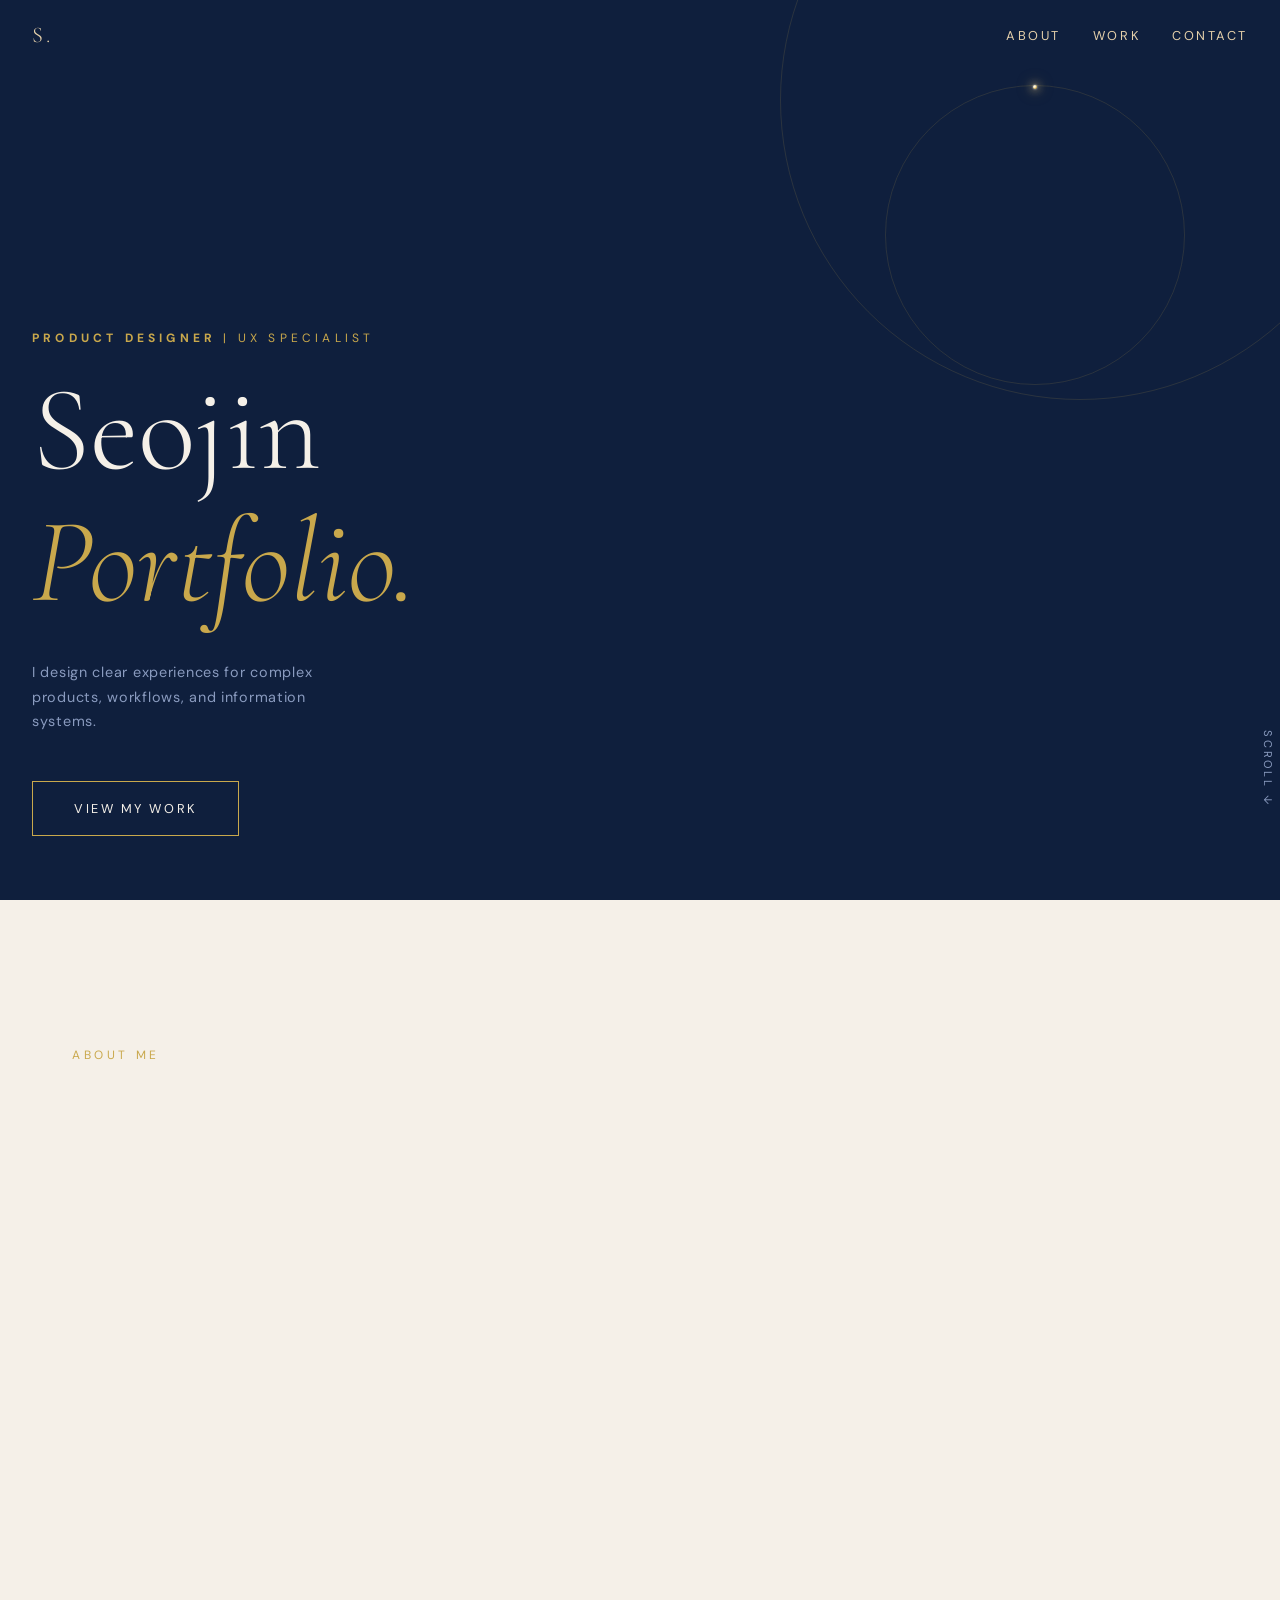
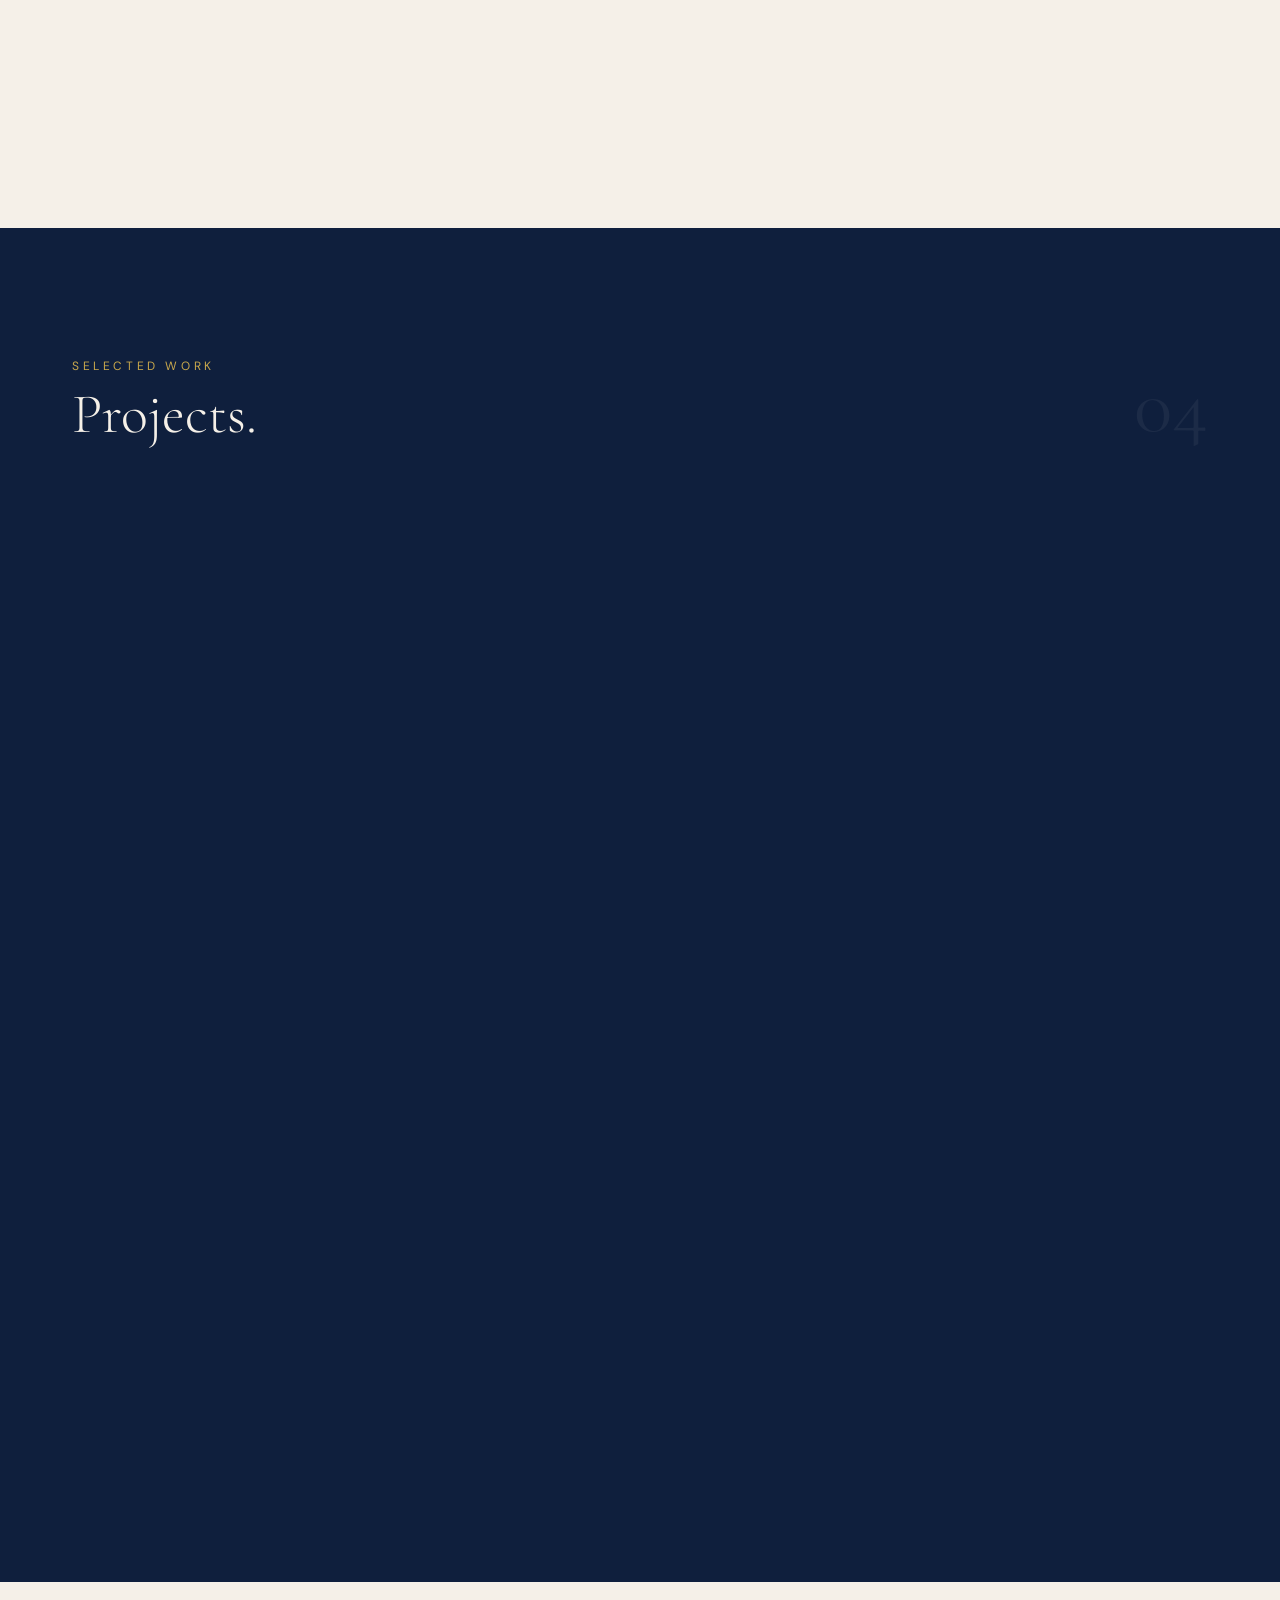
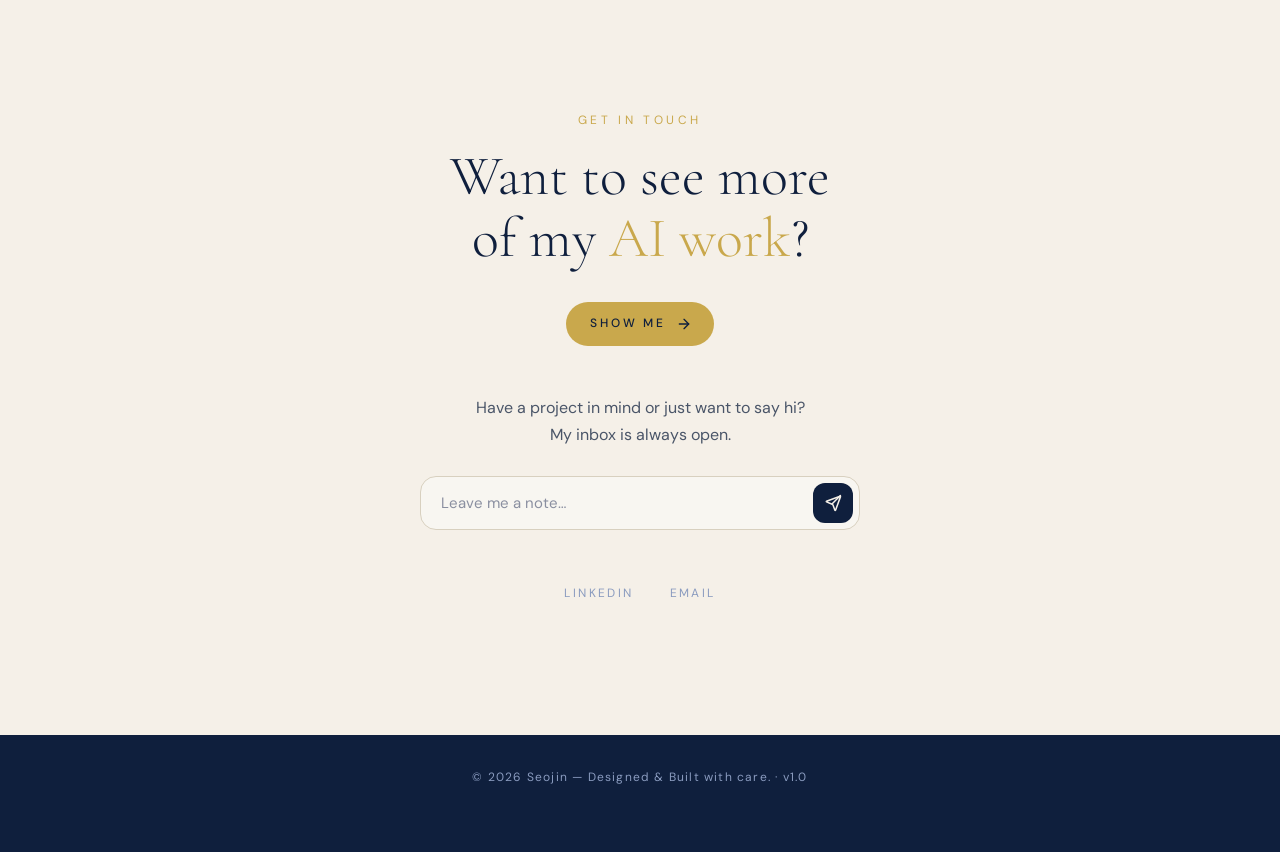
<file: index.html>
<!DOCTYPE html>
<html lang="en">

<head>
  <meta charset="UTF-8" />
  <meta name="viewport" content="width=device-width, initial-scale=1.0" />
  <title>Seojin UX Portfolio — UX Designer & Product Designer</title>
  <meta name="description" content="Seojin's UX portfolio. UX designer and product designer working on enterprise systems, dashboards, and complex workflows: UX research, information architecture, and interaction design case studies." />
  <meta name="author" content="Seojin" />
  <link rel="canonical" href="https://seojin-ux.netlify.app/" />

  <meta property="og:type" content="website" />
  <meta property="og:site_name" content="Seojin UX Portfolio" />
  <meta property="og:title" content="Seojin UX Portfolio — UX Designer & Product Designer" />
  <meta property="og:description" content="UX design case studies: enterprise dashboards, ERP workflows, and an LMS redesign." />
  <meta property="og:url" content="https://seojin-ux.netlify.app/" />
  <meta property="og:image" content="https://seojin-ux.netlify.app/images/reading-main-output.png" />
  <meta name="twitter:card" content="summary_large_image" />

  <script type="application/ld+json">
  {
    "@context": "https://schema.org",
    "@graph": [
      {
        "@type": "Person",
        "@id": "https://seojin-ux.netlify.app/#seojin",
        "name": "Seojin",
        "alternateName": ["Seojin UX", "Seojin UX Designer"],
        "jobTitle": "UX Designer",
        "description": "UX designer and product designer specializing in enterprise systems, dashboards, and complex workflows.",
        "url": "https://seojin-ux.netlify.app/",
        "image": "https://seojin-ux.netlify.app/images/about.JPG",
        "sameAs": ["https://linkedin.com/in/seojin10"],
        "alumniOf": { "@type": "CollegeOrUniversity", "name": "Algonquin College" },
        "knowsAbout": ["UX Design", "Product Design", "UX Research", "Information Architecture", "Interaction Design", "Human-AI Interaction", "Data Visualization", "Accessibility"]
      },
      {
        "@type": "WebSite",
        "@id": "https://seojin-ux.netlify.app/#site",
        "name": "Seojin UX Portfolio",
        "alternateName": ["Seojin Portfolio", "Seojin UX"],
        "url": "https://seojin-ux.netlify.app/",
        "author": { "@id": "https://seojin-ux.netlify.app/#seojin" }
      }
    ]
  }
  </script>

  <!-- Owner opt-out: visit /?notrack once to stop counting your own visits on that browser; /?track to undo -->
  <script>
    (function () {
      try {
        var q = location.search;
        if (/[?&]notrack\b/.test(q)) localStorage.setItem("ga_optout", "1");
        if (/[?&]track\b/.test(q)) localStorage.removeItem("ga_optout");
        if (localStorage.getItem("ga_optout") === "1") window["ga-disable-G-K5HSEE2TSD"] = true;
      } catch (e) {}
    })();
  </script>
  <!-- Google tag (gtag.js) -->
  <script async src="https://www.googletagmanager.com/gtag/js?id=G-K5HSEE2TSD"></script>
  <script>
    window.dataLayer = window.dataLayer || [];
    function gtag(){dataLayer.push(arguments);}
    gtag('js', new Date());
    gtag('config', 'G-K5HSEE2TSD');
  </script>

  <link rel="icon" type="image/png" href="favicon.png">
  <link rel="apple-touch-icon" href="favicon.png">
  <link rel="preconnect" href="https://fonts.googleapis.com" />
  <link rel="preconnect" href="https://fonts.gstatic.com" crossorigin />
  <link href="https://fonts.googleapis.com/css2?family=Cormorant+Garamond:ital,wght@0,300;0,400;1,300;1,400&family=DM+Sans:wght@300;400;500&family=Newsreader:opsz,wght@6..72,500&display=swap" rel="stylesheet" />

  <link rel="stylesheet" href="css/normalize.css" />
  <link rel="stylesheet" href="css/styles.css" />
  <link rel="stylesheet" href="css/site.css" />
</head>

<body>

  <!-- Navigation -->
  <nav class="nav" aria-label="Main navigation">
    <a href="#hero" class="nav__logo">S.</a>
    <ul class="nav__links">
      <li><a href="#about">About</a></li>
      <li><a href="#projects">Work</a></li>
      <li><a href="#contact">Contact</a></li>
    </ul>
  </nav>

  <!-- SECTION 1 — Hero -->
  <section class="hero" id="hero">
    <div class="hero__bg" aria-hidden="true">
      <div class="hero__circle hero__circle--1"><div class="orbit" data-dir="1" data-delay="0"><i class="bead"></i></div></div>
      <div class="hero__circle hero__circle--2"><div class="orbit" data-dir="-1" data-delay="0.6"><i class="bead"></i></div></div>
    </div>

    <div class="hero__content">
      <p class="hero__eyebrow"><b>Product Designer</b> | UX Specialist</p>
      <h1 class="hero__name">
        Seojin
        <span>Portfolio.</span>
      </h1>
      <p class="hero__tagline">
        I design clear experiences for complex products, workflows, and information systems.
      </p>
      <a href="#projects" class="hero__cta">View My Work</a>
    </div>

    <p class="hero__scroll" aria-hidden="true">Scroll ↓</p>
  </section>

  <!-- SECTION 2 — About Me -->
  <section class="about" id="about">
    <div class="about__text-col">
      <p class="about__label">About Me</p>
      <h2 class="about__heading reveal">Hello, I'm Seojin</h2>
      <div class="reveal">
        <p class="about__text">
          I'm a Product Designer specializing in complex systems and enterprise products.
          I turn complex requirements, workflows, and information into clear, intuitive and interactive digital experiences.
          My work spans information architecture, UX research, systems thinking, and workflow design
          across B2B environments.

          I'm studying Interactive Design and UX Design at Algonquin College.
        </p>
        <p class="about__text">
          When I'm not designing, you'll find me on the tennis court,
          hunting for the perfect café, or pondering human behaviour and cognition.
        </p>
      </div>

      <ul class="about__skills reveal" aria-label="Skills">
        <li class="about__skill-tag">UX Design</li>
        <li class="about__skill-tag">Information Architecture</li>
        <li class="about__skill-tag">Human-AI Interaction</li>
        <li class="about__skill-tag">UX Research</li>
        <li class="about__skill-tag">Systems Thinking</li>
        <li class="about__skill-tag">Accessibility & Inclusive Design</li>
        <li class="about__skill-tag">Persona & Tone Design</li>
        <li class="about__skill-tag">HTML5</li>
        <li class="about__skill-tag">CSS3</li>
        <li class="about__skill-tag">JavaScript</li>
      </ul>
    </div>

    <div class="about__image-wrap reveal">
      <img src="images/about.JPG" alt="Seojin, UX designer">
    </div>
  </section>

  <!-- SECTION 3 — Projects -->
  <section class="projects" id="projects">
    <div class="container">
      <div class="projects__header">
        <div>
          <p class="projects__label">Selected Work</p>
          <h2 class="projects__heading">Projects.</h2>
        </div>
        <span class="projects__count" aria-hidden="true">04</span>
      </div>

      <ul class="projects__grid" aria-label="Project list">
        <li class="project-card reveal-card">
          <button type="button" data-case="reading" data-sheet="#F6F3FB" aria-label="Open case study: LMS Redesign">
            <img src="images/reading-main-output.png" alt="LMS redesign UX case study by Seojin">
            <div class="project-card__inner">
              <span class="project-card__num">01</span>
              <h3 class="project-card__title">LMS Redesign</h3>
              <span class="project-card__tag">B2B · Workflow · UX Research</span>
            </div>
          </button>
        </li>
        <li class="project-card reveal-card">
          <button type="button" data-case="knoc" data-sheet="#F2F7F3" aria-label="Open case study: Public Sector Dashboard">
            <img src="images/knoc-dashboard (2).png" alt="Public sector dashboard UX case study by Seojin">
            <div class="project-card__inner">
              <span class="project-card__num">02</span>
              <h3 class="project-card__title">Public Sector Dashboard</h3>
              <span class="project-card__tag">Data Visualization · Multi-system Workflow · Enterprise UX</span>
            </div>
          </button>
        </li>
        <li class="project-card reveal-card">
          <button type="button" data-case="health" data-sheet="#F0F7F8" aria-label="Open case study: Health Benefit ERP">
            <img src="images/hanwha-health-hero.png" alt="Health benefit ERP UX case study by Seojin">
            <div class="project-card__inner">
              <span class="project-card__num">03</span>
              <h3 class="project-card__title">Health Benefit ERP</h3>
              <span class="project-card__tag">IA · Complex Workflow · Reverse Engineering</span>
            </div>
          </button>
        </li>
        <li class="project-card reveal-card">
          <button type="button" data-case="hanwha" data-sheet="#FBF4EE" aria-label="Open case study: Chemical Supply Mngt. ERP">
            <img src="images/hanwha-solution.png" alt="Chemical supply management ERP UX case study by Seojin">
            <div class="project-card__inner">
              <span class="project-card__num">04</span>
              <h3 class="project-card__title">Chemical Supply Mngt. ERP</h3>
              <span class="project-card__tag">IA · System Design · ERD Data Mapping</span>
            </div>
          </button>
        </li>
      </ul>
    </div>
  </section>

  <!-- SECTION 4 — Contact -->
  <section class="contact" id="contact">
    <p class="contact__label">Get In Touch</p>
    <h2 class="contact__heading">Want to see more<br>of my <em>AI work</em>?</h2>

    <a class="showme" href="https://seojin-constellation-2.netlify.app/" target="_blank" rel="noopener">
      Show me
      <svg width="16" height="16" viewBox="0 0 24 24" fill="none" stroke="currentColor" stroke-width="2" stroke-linecap="round" stroke-linejoin="round" aria-hidden="true"><path d="M5 12h14"/><path d="m12 5 7 7-7 7"/></svg>
    </a>

    <p class="contact__text">
      Have a project in mind or just want to say hi?<br />
      My inbox is always open.
    </p>

    <form class="note" id="note" novalidate>
      <div class="note__box">
        <div class="note__field">
          <input class="note__input" id="noteInput" type="text" placeholder="Leave me a note…" autocomplete="off" aria-label="Your note">
        </div>
        <button class="note__send" type="submit" aria-label="Send">
          <svg width="18" height="18" viewBox="0 0 24 24" fill="none" stroke="currentColor" stroke-width="2" stroke-linecap="round" stroke-linejoin="round" aria-hidden="true"><path d="M14.5 21.7a.5.5 0 0 0 .9 0L22 3.5a.5.5 0 0 0-.6-.6L3.3 9.6a.5.5 0 0 0 0 .9l7.6 3.1a2 2 0 0 1 1.1 1.1z"/><path d="m21.9 2.1-10.9 11"/></svg>
        </button>
      </div>
      <p class="note__hint" id="noteHint" aria-live="polite"></p>
    </form>

    <ul class="contact__links" aria-label="Contact links">
      <li><a class="contact__link" href="https://linkedin.com/in/seojin10" target="_blank" rel="noopener noreferrer">LinkedIn</a></li>
      <li><a class="contact__link" id="emailLink" href="mailto:gee9.ms@gmail.com">Email</a></li>
    </ul>
  </section>

  <footer class="footer">
    <p>&copy; 2026 Seojin — Designed &amp; Built with care. · v1.0</p>
  </footer>

  <!-- Case study modal -->
  <div class="modal" id="modal" hidden>
    <div class="modal__scroller" id="modalScroller">
      <div class="modal__track" id="modalTrack">
        <div class="modal__sheet" id="modalSheet">
          <div class="cs site" id="csHost">
            <nav class="cs-prog" id="csProg" aria-label="Case study progress" hidden></nav>
            <article class="cs-doc" id="csDoc"></article>
          </div>
          <div class="modal__foot">
            <button type="button" class="modal__back" id="modalBack">Back to projects</button>
          </div>
        </div>
      </div>
    </div>
    <button type="button" class="modal__close" id="modalClose" aria-label="Close">
      <svg width="20" height="20" viewBox="0 0 24 24" fill="none" stroke="currentColor" stroke-width="1.6" stroke-linecap="round" aria-hidden="true"><path d="M18 6 6 18"/><path d="m6 6 12 12"/></svg>
    </button>
  </div>

  <script src="js/case-study.js"></script>
  <script src="js/main.js"></script>
</body>
</html>
</file>
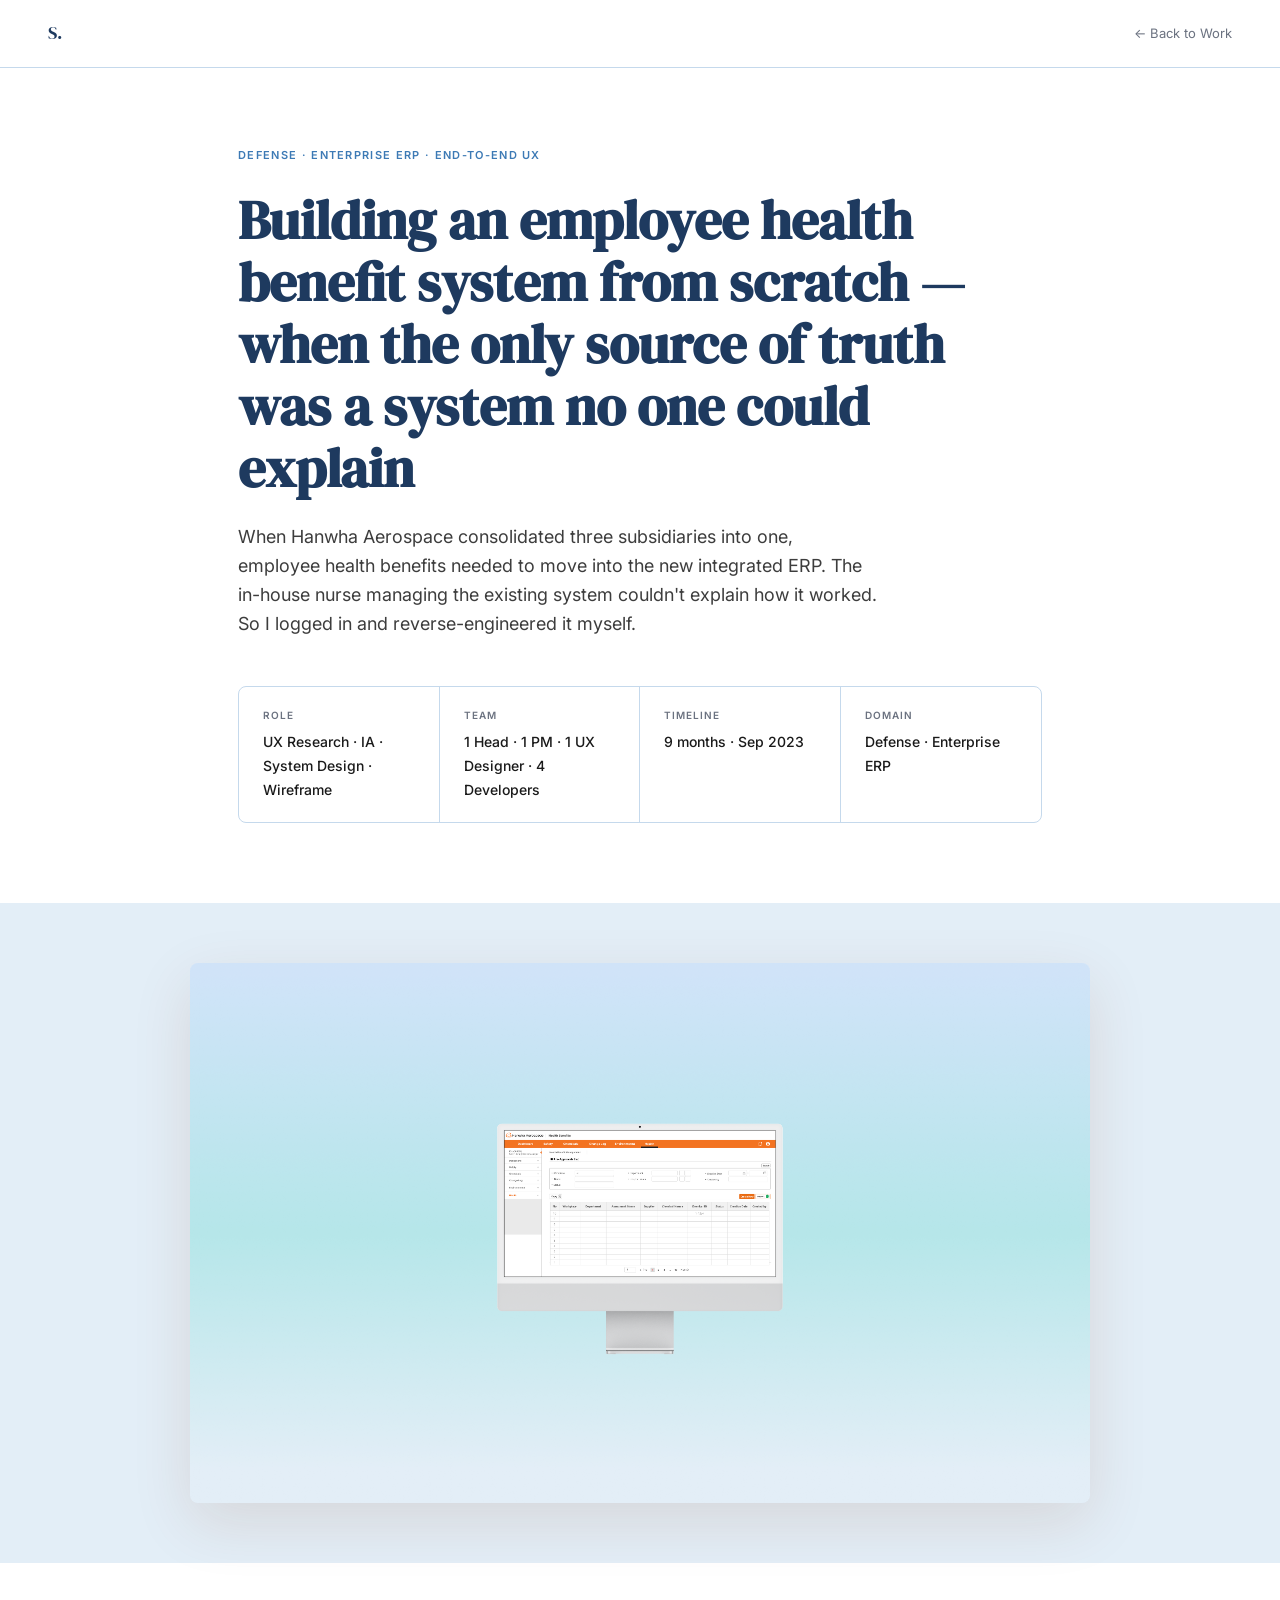
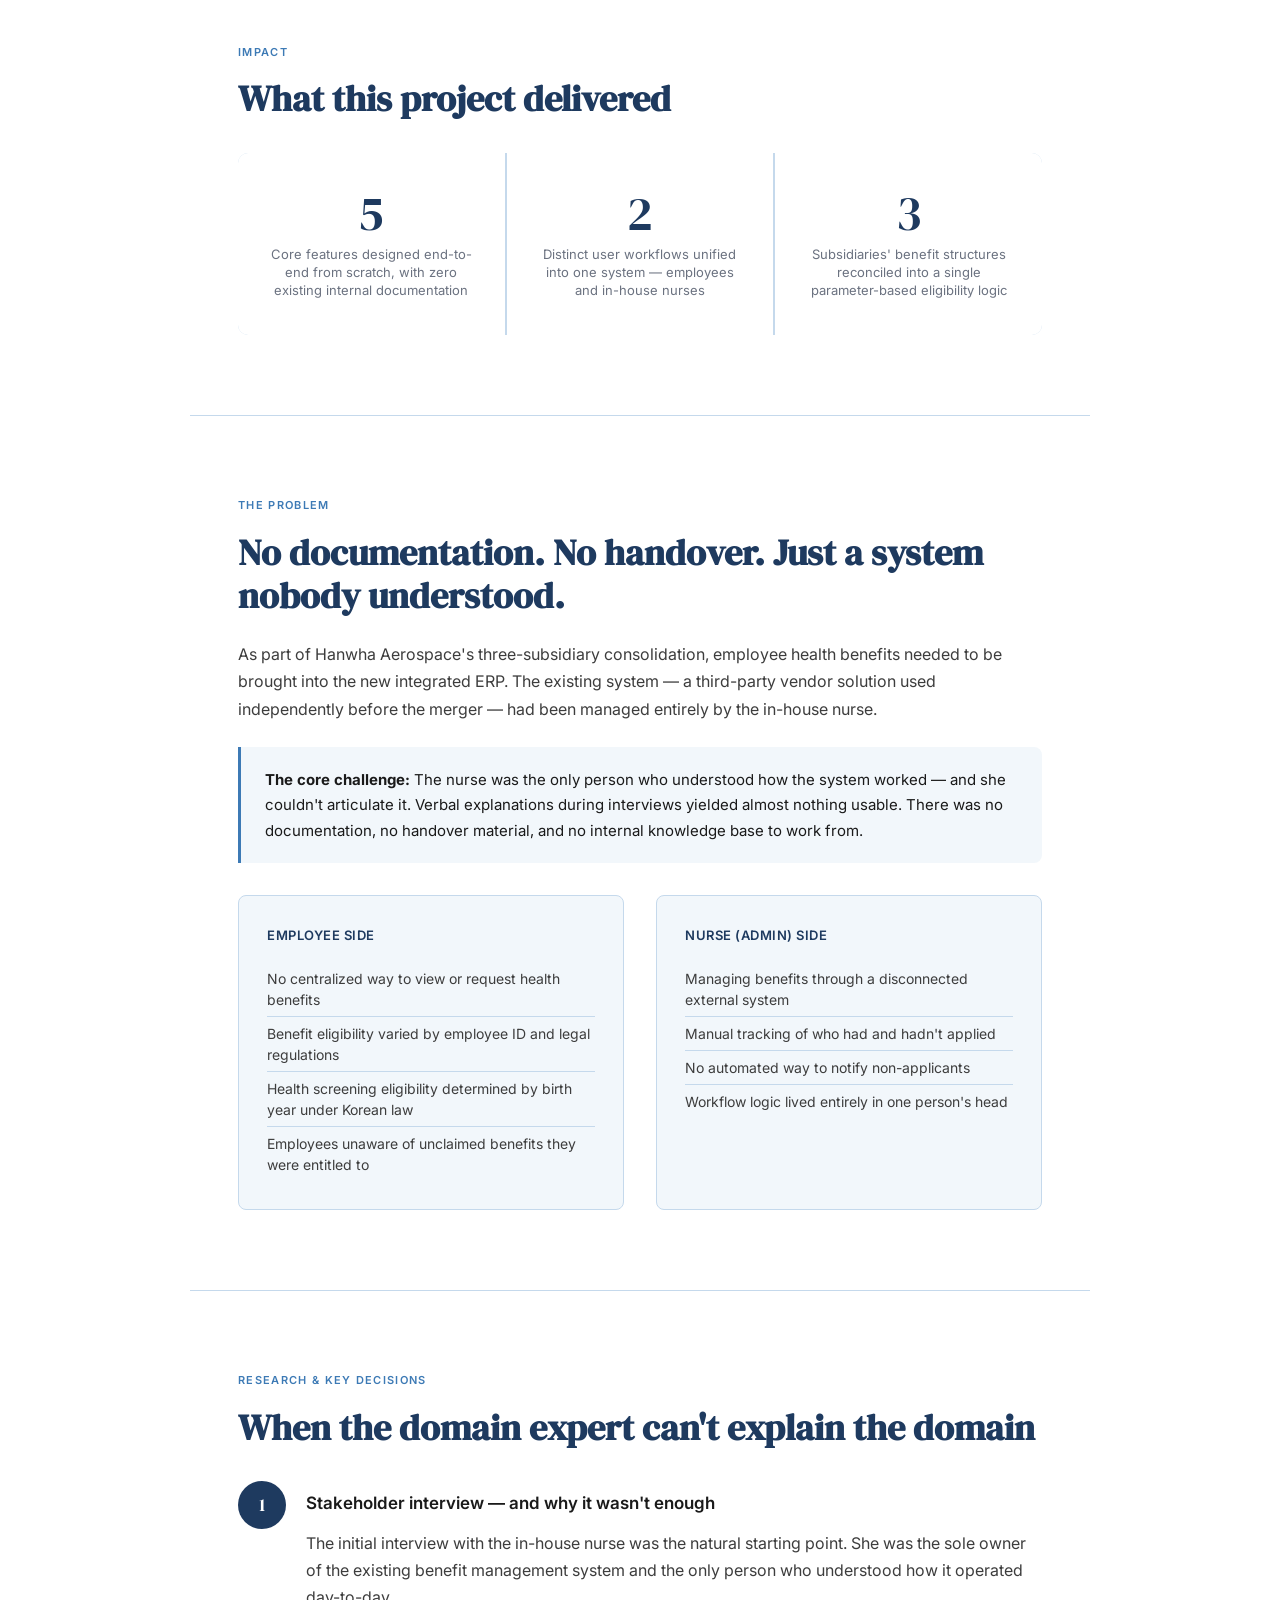
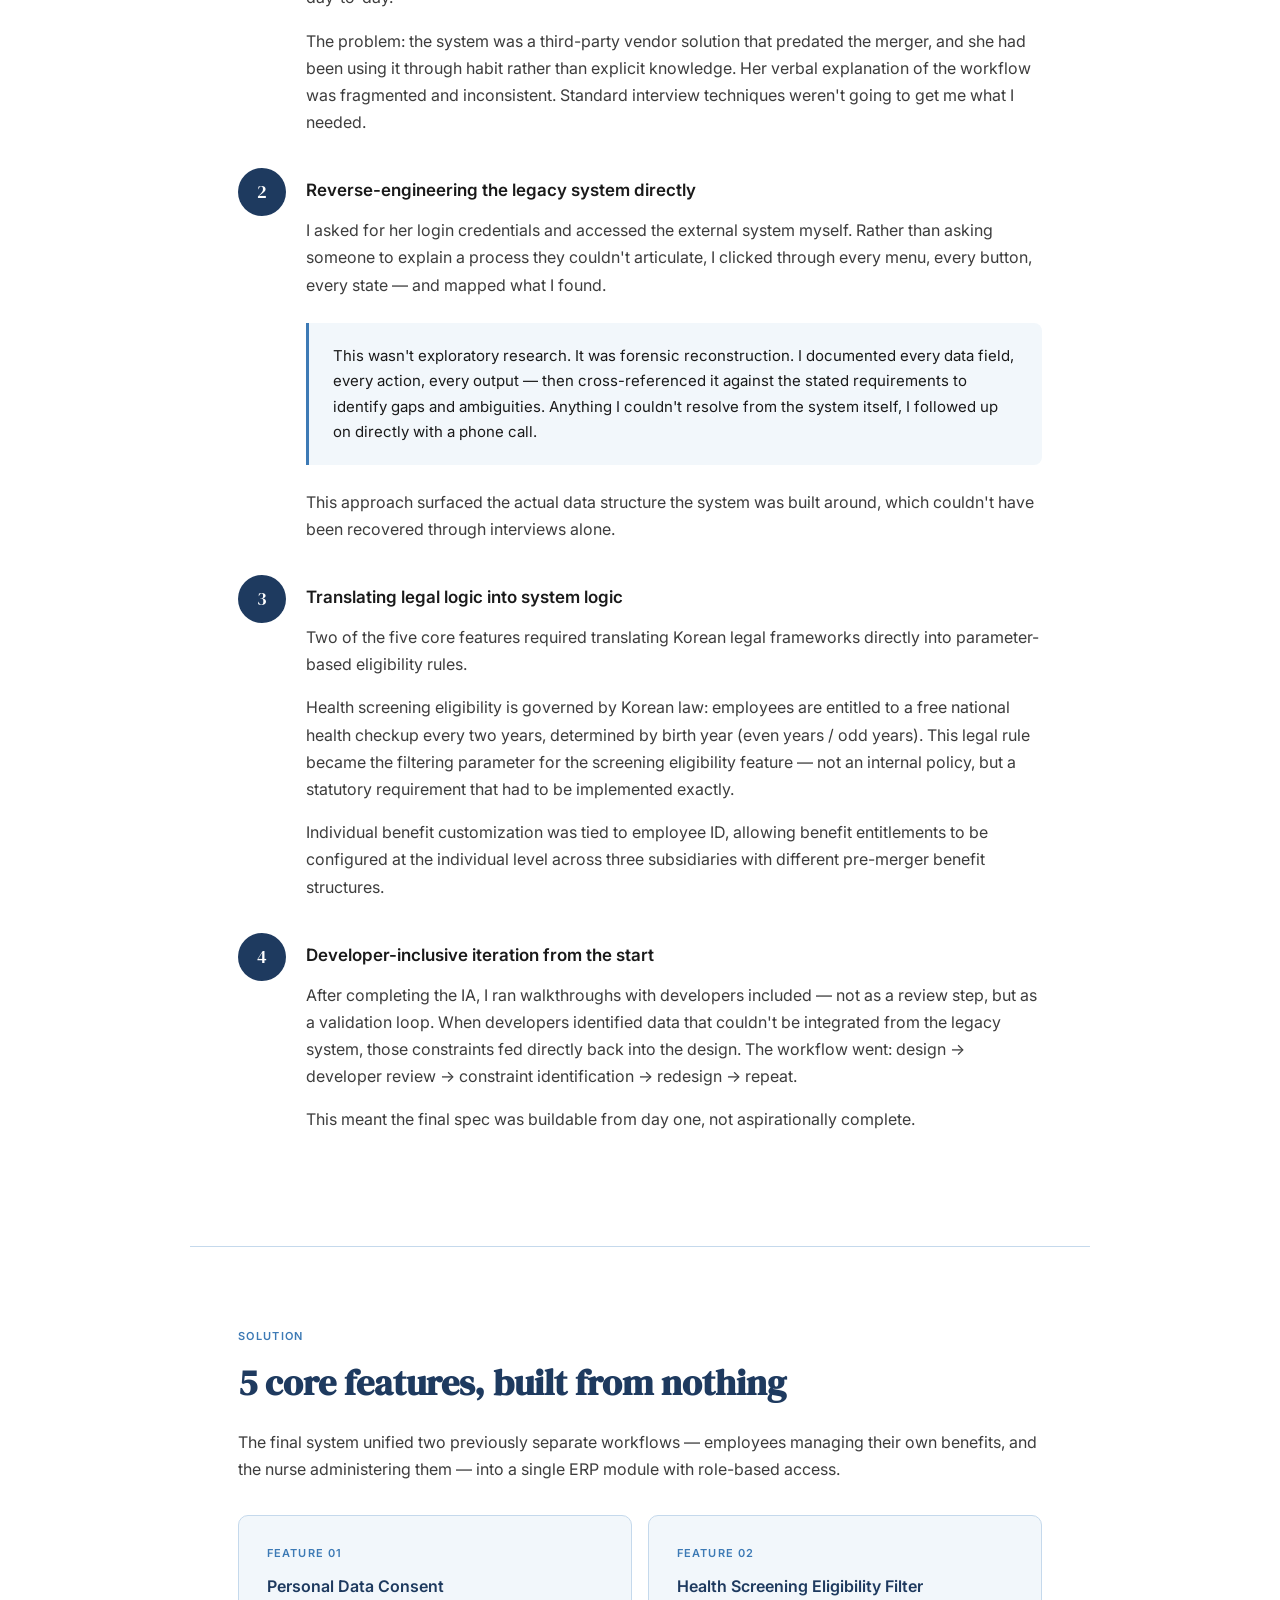
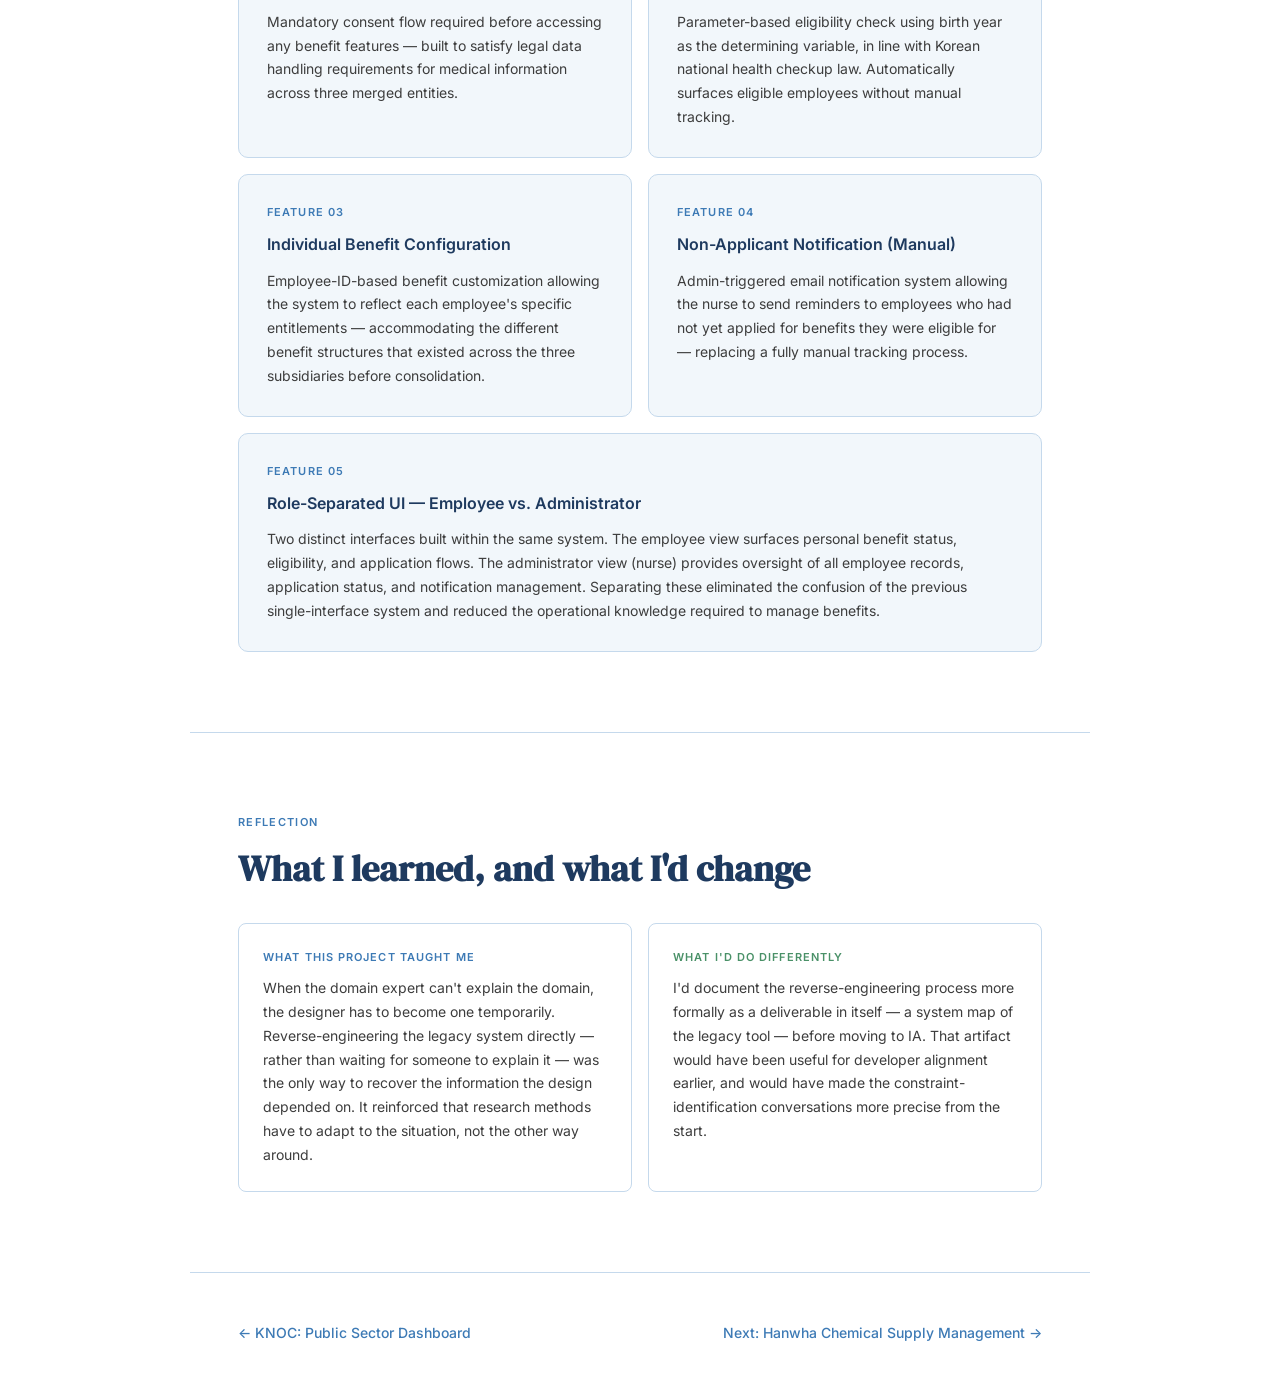
<file: hanwha-health.html>
<!DOCTYPE html>
<html lang="en">
<head>
  <meta charset="UTF-8" />
  <meta name="viewport" content="width=device-width, initial-scale=1.0" />
  <title>Hanwha Aerospace: Employee Health Benefit ERP — Seojin Jang</title>
  <link rel="preconnect" href="https://fonts.googleapis.com" />
  <link href="https://fonts.googleapis.com/css2?family=Inter:wght@300;400;500;600&family=DM+Serif+Display:ital@0;1&display=swap" rel="stylesheet" />
  <style>
    *, *::before, *::after { box-sizing: border-box; margin: 0; padding: 0; }

    :root {
      --blue-deep:   #1E3A5F;
      --blue-mid:    #2E5F8A;
      --blue-accent: #3D7AB5;
      --blue-light:  #E3EEF7;
      --blue-pale:   #F2F7FB;
      --ink:         #1A1A1A;
      --ink-soft:    #3D3D3D;
      --ink-muted:   #6B7280;
      --rule:        #C5D9EC;
      --white:       #FFFFFF;
    }

    html { scroll-behavior: smooth; }

    body {
      font-family: 'Inter', sans-serif;
      font-size: 16px;
      line-height: 1.7;
      color: var(--ink);
      background: var(--white);
    }

    nav {
      position: fixed;
      top: 0; left: 0; right: 0;
      z-index: 100;
      display: flex;
      justify-content: space-between;
      align-items: center;
      padding: 18px 48px;
      background: rgba(255,255,255,0.92);
      backdrop-filter: blur(8px);
      border-bottom: 1px solid var(--rule);
    }
    .nav-logo {
      font-family: 'DM Serif Display', serif;
      font-size: 18px;
      color: var(--blue-deep);
      text-decoration: none;
    }
    .nav-back {
      font-size: 13px;
      color: var(--ink-muted);
      text-decoration: none;
      transition: color 0.2s;
    }
    .nav-back:hover { color: var(--blue-accent); }

    .hero {
      padding: 140px 48px 80px;
      max-width: 900px;
      margin: 0 auto;
    }
    .hero-tag {
      display: inline-block;
      font-size: 11px;
      font-weight: 600;
      letter-spacing: 0.12em;
      text-transform: uppercase;
      color: var(--blue-accent);
      margin-bottom: 24px;
    }
    .hero h1 {
      font-family: 'DM Serif Display', serif;
      font-size: clamp(34px, 5vw, 54px);
      line-height: 1.15;
      color: var(--blue-deep);
      margin-bottom: 24px;
    }
    .hero-sub {
      font-size: 18px;
      color: var(--ink-soft);
      max-width: 640px;
      margin-bottom: 48px;
      line-height: 1.6;
    }
    .meta-grid {
      display: grid;
      grid-template-columns: repeat(auto-fit, minmax(140px, 1fr));
      border: 1px solid var(--rule);
      border-radius: 8px;
      overflow: hidden;
    }
    .meta-item {
      padding: 20px 24px;
      border-right: 1px solid var(--rule);
    }
    .meta-item:last-child { border-right: none; }
    .meta-label {
      font-size: 10px;
      font-weight: 600;
      letter-spacing: 0.1em;
      text-transform: uppercase;
      color: var(--ink-muted);
      margin-bottom: 6px;
    }
    .meta-value {
      font-size: 14px;
      font-weight: 500;
      color: var(--ink);
    }

    .hero-image {
      background: var(--blue-light);
      padding: 60px 48px;
      display: flex;
      justify-content: center;
    }
    .hero-image img {
      max-width: 900px;
      width: 100%;
      border-radius: 8px;
      box-shadow: 0 20px 60px rgba(122,48,16,0.12);
    }

    section {
      max-width: 900px;
      margin: 0 auto;
      padding: 80px 48px;
    }
    section + section { border-top: 1px solid var(--rule); }

    .section-eyebrow {
      font-size: 11px;
      font-weight: 600;
      letter-spacing: 0.12em;
      text-transform: uppercase;
      color: var(--blue-accent);
      margin-bottom: 16px;
    }
    h2 {
      font-family: 'DM Serif Display', serif;
      font-size: clamp(26px, 3.5vw, 36px);
      color: var(--blue-deep);
      margin-bottom: 24px;
      line-height: 1.2;
    }
    h3 {
      font-size: 17px;
      font-weight: 600;
      color: var(--ink);
      margin-bottom: 12px;
      margin-top: 36px;
    }
    h3:first-of-type { margin-top: 0; }
    p { color: var(--ink-soft); margin-bottom: 16px; }
    p:last-child { margin-bottom: 0; }

    .impact-grid {
      display: grid;
      grid-template-columns: repeat(3, 1fr);
      gap: 2px;
      background: var(--rule);
      border-radius: 10px;
      overflow: hidden;
      margin-top: 32px;
    }
    .impact-card {
      background: var(--white);
      padding: 36px 28px;
      text-align: center;
    }
    .impact-num {
      font-family: 'DM Serif Display', serif;
      font-size: 48px;
      color: var(--blue-deep);
      line-height: 1;
      margin-bottom: 8px;
    }
    .impact-label {
      font-size: 13px;
      color: var(--ink-muted);
      line-height: 1.4;
    }

    .two-col {
      display: grid;
      grid-template-columns: 1fr 1fr;
      gap: 32px;
      margin-top: 32px;
    }
    .col-block {
      background: var(--blue-pale);
      border: 1px solid var(--rule);
      border-radius: 8px;
      padding: 28px;
    }
    .col-block h4 {
      font-size: 13px;
      font-weight: 600;
      color: var(--blue-deep);
      letter-spacing: 0.04em;
      margin-bottom: 16px;
      text-transform: uppercase;
    }
    .col-block ul { list-style: none; padding: 0; }
    .col-block ul li {
      font-size: 14px;
      color: var(--ink-soft);
      padding: 6px 0;
      border-bottom: 1px solid var(--rule);
      line-height: 1.5;
    }
    .col-block ul li:last-child { border-bottom: none; }

    .insight-block {
      border-left: 3px solid var(--blue-accent);
      padding: 20px 24px;
      background: var(--blue-pale);
      border-radius: 0 8px 8px 0;
      margin: 24px 0;
    }
    .insight-block p {
      font-size: 15px;
      color: var(--ink);
      margin: 0;
    }

    .process-steps { margin-top: 32px; }
    .step {
      display: grid;
      grid-template-columns: 48px 1fr;
      gap: 20px;
      margin-bottom: 32px;
    }
    .step-num {
      width: 48px;
      height: 48px;
      background: var(--blue-deep);
      color: var(--white);
      border-radius: 50%;
      display: flex;
      align-items: center;
      justify-content: center;
      font-family: 'DM Serif Display', serif;
      font-size: 18px;
      flex-shrink: 0;
    }
    .step-content h3 { margin-top: 8px; }

    .feature-grid {
      display: grid;
      grid-template-columns: 1fr 1fr;
      gap: 16px;
      margin-top: 32px;
    }
    .feature-card {
      background: var(--blue-pale);
      border: 1px solid var(--rule);
      border-radius: 10px;
      padding: 28px;
    }
    .feature-card.full { grid-column: 1 / -1; }
    .feature-num {
      font-size: 11px;
      font-weight: 600;
      letter-spacing: 0.1em;
      text-transform: uppercase;
      color: var(--blue-accent);
      margin-bottom: 10px;
    }
    .feature-card h3 {
      font-size: 16px;
      font-weight: 600;
      color: var(--blue-deep);
      margin-bottom: 10px;
      margin-top: 0;
    }
    .feature-card p { font-size: 14px; }

    .reflection-grid {
      display: grid;
      grid-template-columns: 1fr 1fr;
      gap: 16px;
      margin-top: 32px;
    }
    .reflection-card {
      border: 1px solid var(--rule);
      border-radius: 8px;
      padding: 24px;
    }
    .reflection-card .r-label {
      font-size: 11px;
      font-weight: 600;
      letter-spacing: 0.1em;
      text-transform: uppercase;
      margin-bottom: 10px;
    }
    .reflection-card.learned .r-label { color: var(--blue-accent); }
    .reflection-card.different .r-label { color: #4A9168; }
    .reflection-card p { font-size: 14px; }

    .case-footer {
      border-top: 1px solid var(--rule);
      padding: 48px;
      display: flex;
      justify-content: space-between;
      align-items: center;
      max-width: 900px;
      margin: 0 auto;
    }
    .case-footer a {
      font-size: 14px;
      color: var(--blue-accent);
      text-decoration: none;
      font-weight: 500;
    }
    .case-footer a:hover { text-decoration: underline; }

    @media (max-width: 768px) {
      nav { padding: 16px 24px; }
      .hero { padding: 100px 24px 60px; }
      section { padding: 60px 24px; }
      .hero-image { padding: 40px 24px; }
      .impact-grid { grid-template-columns: 1fr; }
      .two-col { grid-template-columns: 1fr; }
      .feature-grid { grid-template-columns: 1fr; }
      .reflection-grid { grid-template-columns: 1fr; }
      .meta-grid { grid-template-columns: 1fr 1fr; }
      .meta-item { border-bottom: 1px solid var(--rule); }
      .case-footer { flex-direction: column; gap: 16px; padding: 32px 24px; }
    }
  </style>
</head>
<body>

<nav>
  <a class="nav-logo" href="index.html">S.</a>
  <a class="nav-back" href="index.html#projects">← Back to Work</a>
</nav>

<div class="hero">
  <span class="hero-tag">Defense · Enterprise ERP · End-to-End UX</span>
  <h1>Building an employee health benefit system from scratch — when the only source of truth was a system no one could explain</h1>
  <p class="hero-sub">When Hanwha Aerospace consolidated three subsidiaries into one, employee health benefits needed to move into the new integrated ERP. The in-house nurse managing the existing system couldn't explain how it worked. So I logged in and reverse-engineered it myself.</p>
  <div class="meta-grid">
    <div class="meta-item">
      <div class="meta-label">Role</div>
      <div class="meta-value">UX Research · IA · System Design · Wireframe</div>
    </div>
    <div class="meta-item">
      <div class="meta-label">Team</div>
      <div class="meta-value">1 Head · 1 PM · 1 UX Designer · 4 Developers</div>
    </div>
    <div class="meta-item">
      <div class="meta-label">Timeline</div>
      <div class="meta-value">9 months · Sep 2023</div>
    </div>
    <div class="meta-item">
      <div class="meta-label">Domain</div>
      <div class="meta-value">Defense · Enterprise ERP</div>
    </div>
  </div>
</div>

<div class="hero-image">
  <img src="images/hanwha-health-hero.png" alt="Hanwha Aerospace Employee Health Benefit ERP" />
</div>

<section>
  <div class="section-eyebrow">Impact</div>
  <h2>What this project delivered</h2>
  <div class="impact-grid">
    <div class="impact-card">
      <div class="impact-num">5</div>
      <div class="impact-label">Core features designed end-to-end from scratch, with zero existing internal documentation</div>
    </div>
    <div class="impact-card">
      <div class="impact-num">2</div>
      <div class="impact-label">Distinct user workflows unified into one system — employees and in-house nurses</div>
    </div>
    <div class="impact-card">
      <div class="impact-num">3</div>
      <div class="impact-label">Subsidiaries' benefit structures reconciled into a single parameter-based eligibility logic</div>
    </div>
  </div>
</section>

<section>
  <div class="section-eyebrow">The Problem</div>
  <h2>No documentation. No handover. Just a system nobody understood.</h2>
  <p>As part of Hanwha Aerospace's three-subsidiary consolidation, employee health benefits needed to be brought into the new integrated ERP. The existing system — a third-party vendor solution used independently before the merger — had been managed entirely by the in-house nurse.</p>

  <div class="insight-block">
    <p><strong>The core challenge:</strong> The nurse was the only person who understood how the system worked — and she couldn't articulate it. Verbal explanations during interviews yielded almost nothing usable. There was no documentation, no handover material, and no internal knowledge base to work from.</p>
  </div>

  <div class="two-col">
    <div class="col-block">
      <h4>Employee Side</h4>
      <ul>
        <li>No centralized way to view or request health benefits</li>
        <li>Benefit eligibility varied by employee ID and legal regulations</li>
        <li>Health screening eligibility determined by birth year under Korean law</li>
        <li>Employees unaware of unclaimed benefits they were entitled to</li>
      </ul>
    </div>
    <div class="col-block">
      <h4>Nurse (Admin) Side</h4>
      <ul>
        <li>Managing benefits through a disconnected external system</li>
        <li>Manual tracking of who had and hadn't applied</li>
        <li>No automated way to notify non-applicants</li>
        <li>Workflow logic lived entirely in one person's head</li>
      </ul>
    </div>
  </div>
</section>

<section>
  <div class="section-eyebrow">Research & Key Decisions</div>
  <h2>When the domain expert can't explain the domain</h2>

  <div class="process-steps">
    <div class="step">
      <div class="step-num">1</div>
      <div class="step-content">
        <h3>Stakeholder interview — and why it wasn't enough</h3>
        <p>The initial interview with the in-house nurse was the natural starting point. She was the sole owner of the existing benefit management system and the only person who understood how it operated day-to-day.</p>
        <p>The problem: the system was a third-party vendor solution that predated the merger, and she had been using it through habit rather than explicit knowledge. Her verbal explanation of the workflow was fragmented and inconsistent. Standard interview techniques weren't going to get me what I needed.</p>
      </div>
    </div>

    <div class="step">
      <div class="step-num">2</div>
      <div class="step-content">
        <h3>Reverse-engineering the legacy system directly</h3>
        <p>I asked for her login credentials and accessed the external system myself. Rather than asking someone to explain a process they couldn't articulate, I clicked through every menu, every button, every state — and mapped what I found.</p>
        <div class="insight-block">
          <p>This wasn't exploratory research. It was forensic reconstruction. I documented every data field, every action, every output — then cross-referenced it against the stated requirements to identify gaps and ambiguities. Anything I couldn't resolve from the system itself, I followed up on directly with a phone call.</p>
        </div>
        <p>This approach surfaced the actual data structure the system was built around, which couldn't have been recovered through interviews alone.</p>
      </div>
    </div>

    <div class="step">
      <div class="step-num">3</div>
      <div class="step-content">
        <h3>Translating legal logic into system logic</h3>
        <p>Two of the five core features required translating Korean legal frameworks directly into parameter-based eligibility rules.</p>
        <p>Health screening eligibility is governed by Korean law: employees are entitled to a free national health checkup every two years, determined by birth year (even years / odd years). This legal rule became the filtering parameter for the screening eligibility feature — not an internal policy, but a statutory requirement that had to be implemented exactly.</p>
        <p>Individual benefit customization was tied to employee ID, allowing benefit entitlements to be configured at the individual level across three subsidiaries with different pre-merger benefit structures.</p>
      </div>
    </div>

    <div class="step">
      <div class="step-num">4</div>
      <div class="step-content">
        <h3>Developer-inclusive iteration from the start</h3>
        <p>After completing the IA, I ran walkthroughs with developers included — not as a review step, but as a validation loop. When developers identified data that couldn't be integrated from the legacy system, those constraints fed directly back into the design. The workflow went: design → developer review → constraint identification → redesign → repeat.</p>
        <p>This meant the final spec was buildable from day one, not aspirationally complete.</p>
      </div>
    </div>
  </div>
</section>

<section>
  <div class="section-eyebrow">Solution</div>
  <h2>5 core features, built from nothing</h2>
  <p>The final system unified two previously separate workflows — employees managing their own benefits, and the nurse administering them — into a single ERP module with role-based access.</p>

  <div class="feature-grid">
    <div class="feature-card">
      <div class="feature-num">Feature 01</div>
      <h3>Personal Data Consent</h3>
      <p>Mandatory consent flow required before accessing any benefit features — built to satisfy legal data handling requirements for medical information across three merged entities.</p>
    </div>
    <div class="feature-card">
      <div class="feature-num">Feature 02</div>
      <h3>Health Screening Eligibility Filter</h3>
      <p>Parameter-based eligibility check using birth year as the determining variable, in line with Korean national health checkup law. Automatically surfaces eligible employees without manual tracking.</p>
    </div>
    <div class="feature-card">
      <div class="feature-num">Feature 03</div>
      <h3>Individual Benefit Configuration</h3>
      <p>Employee-ID-based benefit customization allowing the system to reflect each employee's specific entitlements — accommodating the different benefit structures that existed across the three subsidiaries before consolidation.</p>
    </div>
    <div class="feature-card">
      <div class="feature-num">Feature 04</div>
      <h3>Non-Applicant Notification (Manual)</h3>
      <p>Admin-triggered email notification system allowing the nurse to send reminders to employees who had not yet applied for benefits they were eligible for — replacing a fully manual tracking process.</p>
    </div>
    <div class="feature-card full">
      <div class="feature-num">Feature 05</div>
      <h3>Role-Separated UI — Employee vs. Administrator</h3>
      <p>Two distinct interfaces built within the same system. The employee view surfaces personal benefit status, eligibility, and application flows. The administrator view (nurse) provides oversight of all employee records, application status, and notification management. Separating these eliminated the confusion of the previous single-interface system and reduced the operational knowledge required to manage benefits.</p>
    </div>
  </div>
</section>

<section>
  <div class="section-eyebrow">Reflection</div>
  <h2>What I learned, and what I'd change</h2>

  <div class="reflection-grid">
    <div class="reflection-card learned">
      <div class="r-label">What this project taught me</div>
      <p>When the domain expert can't explain the domain, the designer has to become one temporarily. Reverse-engineering the legacy system directly — rather than waiting for someone to explain it — was the only way to recover the information the design depended on. It reinforced that research methods have to adapt to the situation, not the other way around.</p>
    </div>
    <div class="reflection-card different">
      <div class="r-label">What I'd do differently</div>
      <p>I'd document the reverse-engineering process more formally as a deliverable in itself — a system map of the legacy tool — before moving to IA. That artifact would have been useful for developer alignment earlier, and would have made the constraint-identification conversations more precise from the start.</p>
    </div>
  </div>
</section>

<div class="case-footer">
  <a href="knoc-dashboard.html">← KNOC: Public Sector Dashboard</a>
  <a href="hanwha-chemical.html">Next: Hanwha Chemical Supply Management →</a>
</div>

</body>
</html>
</file>
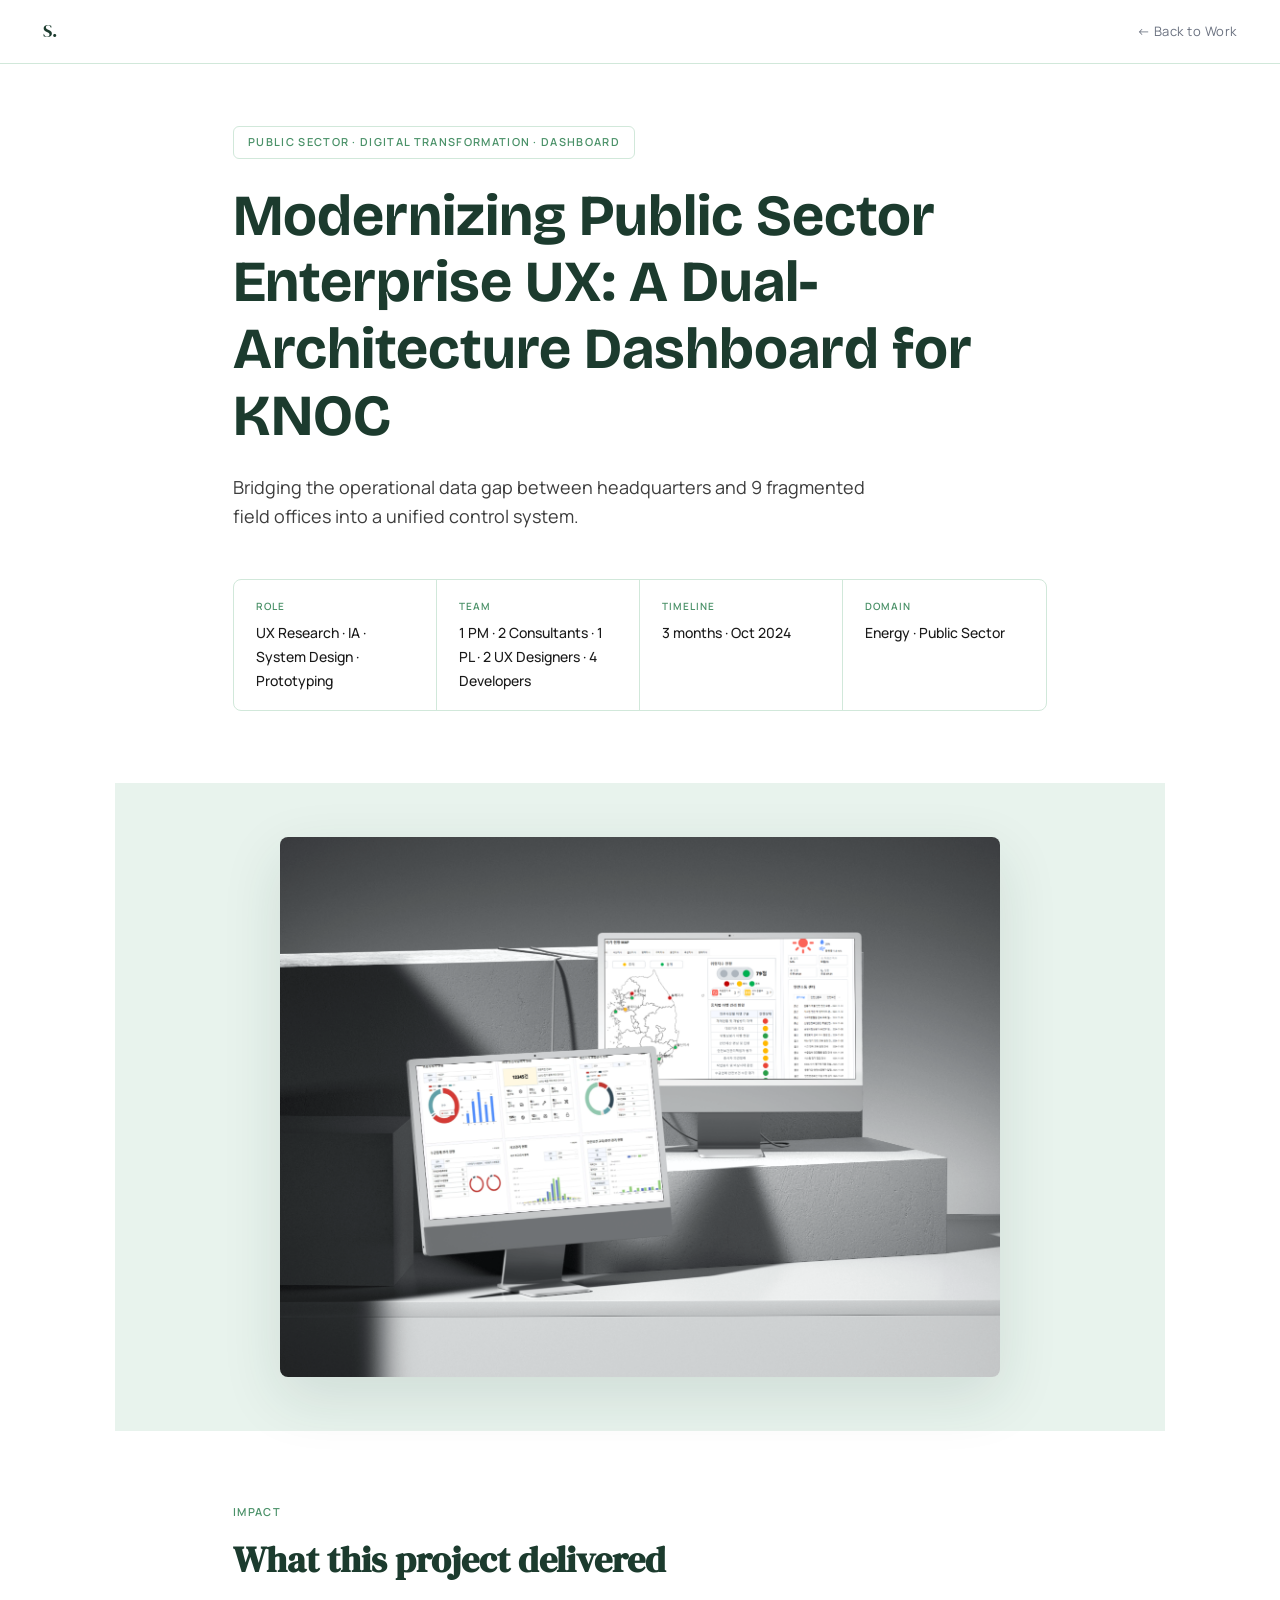
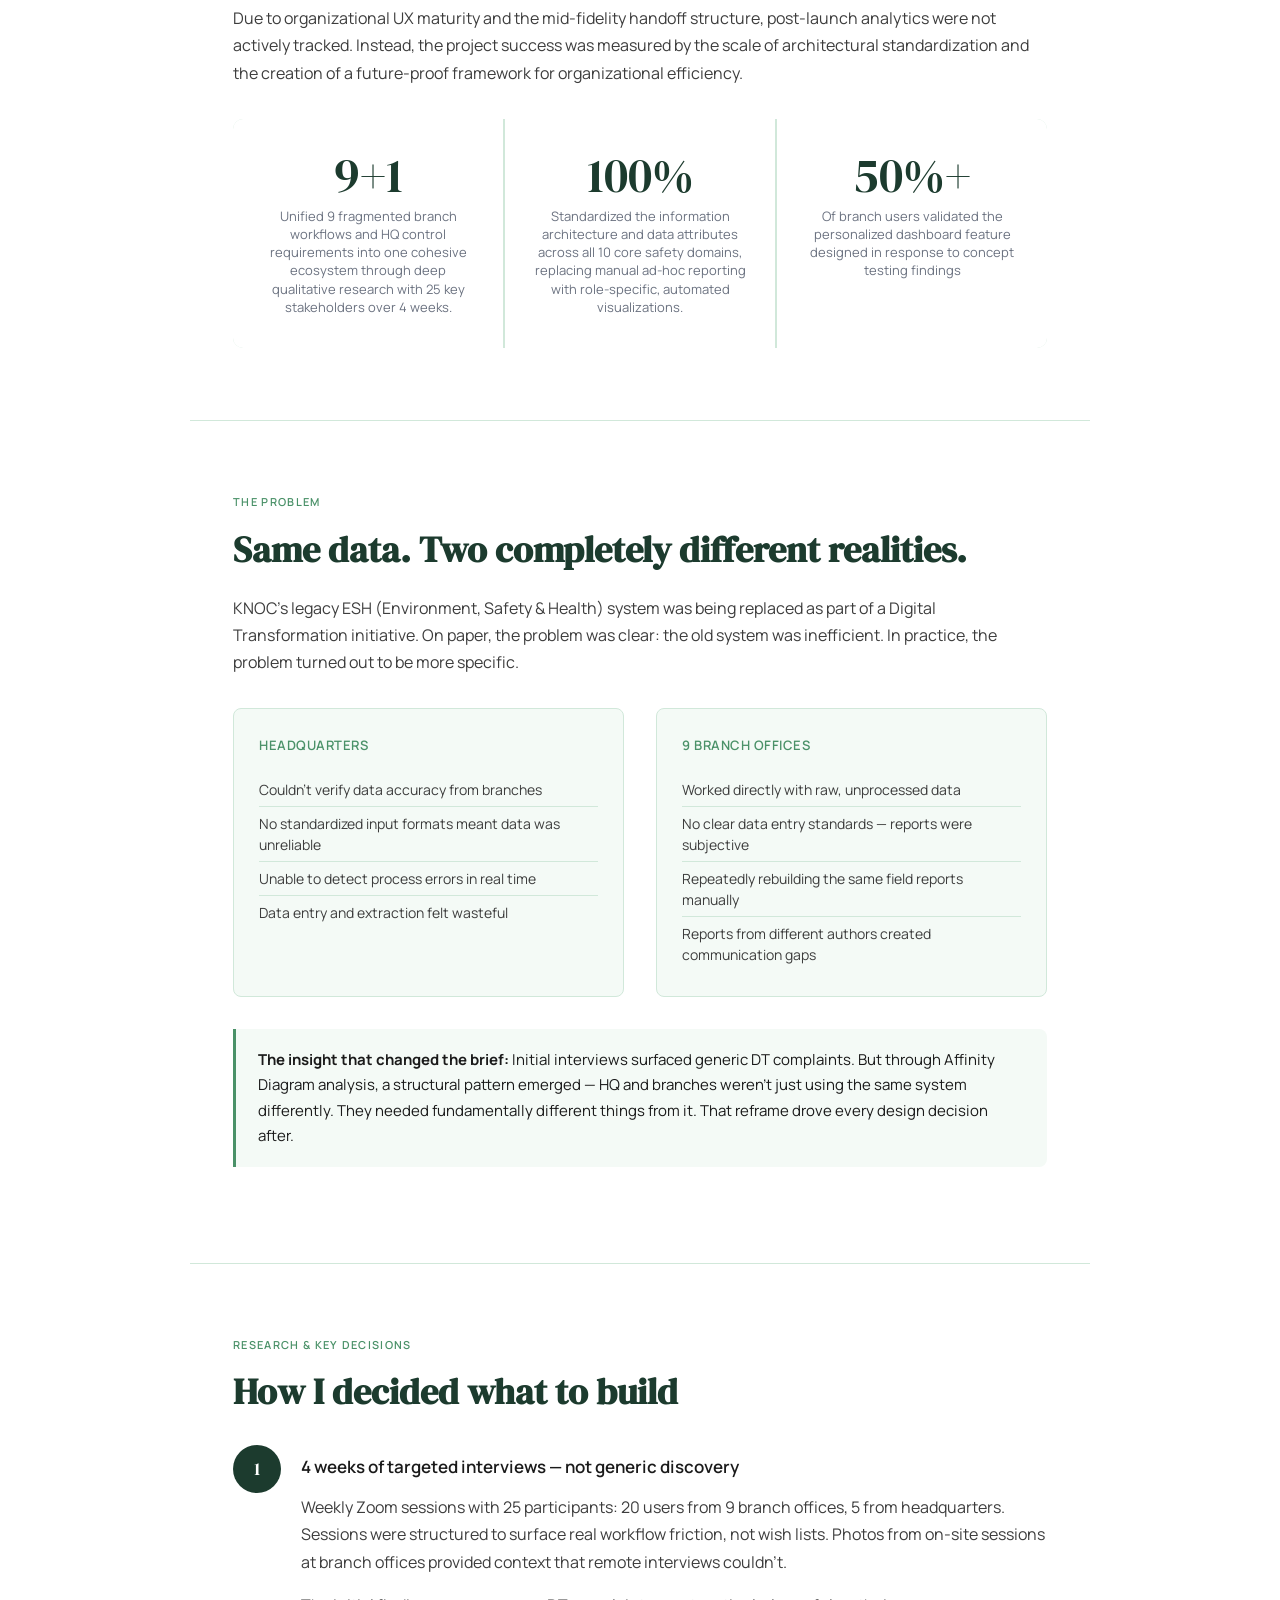
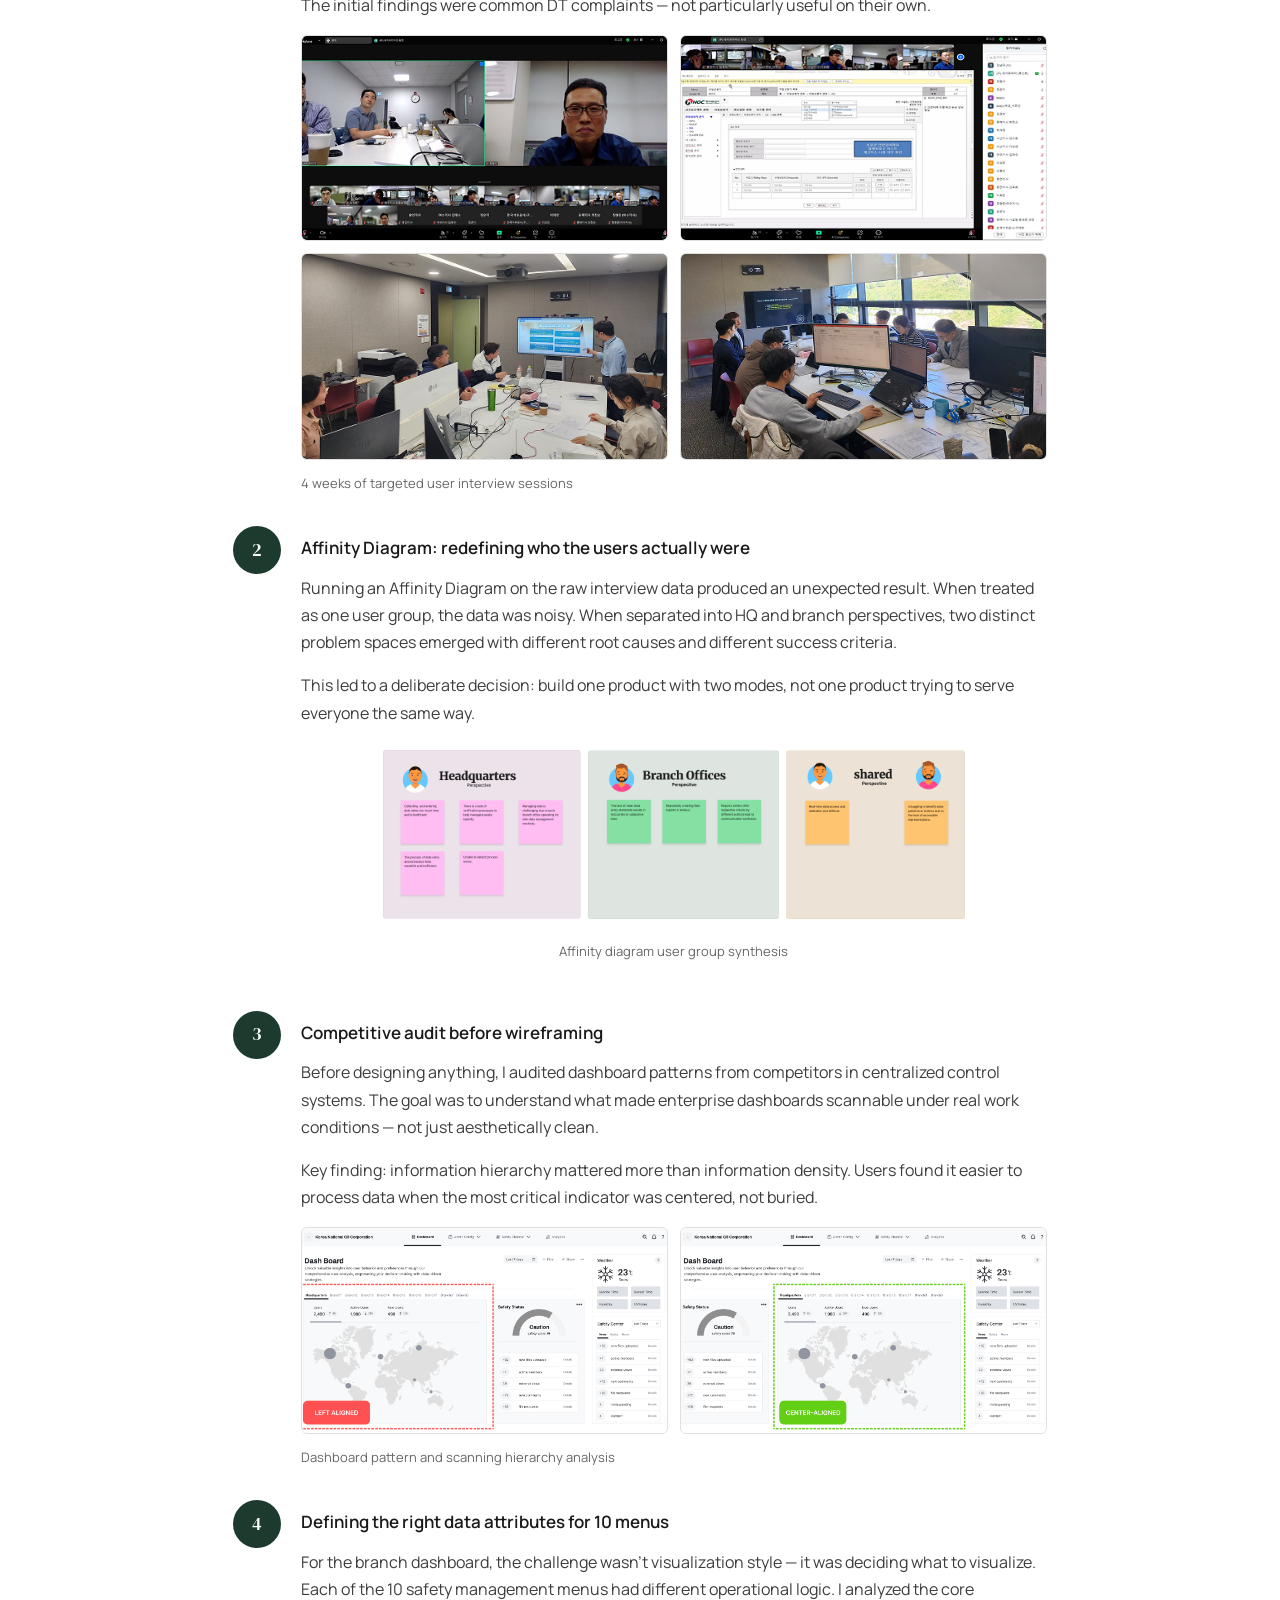
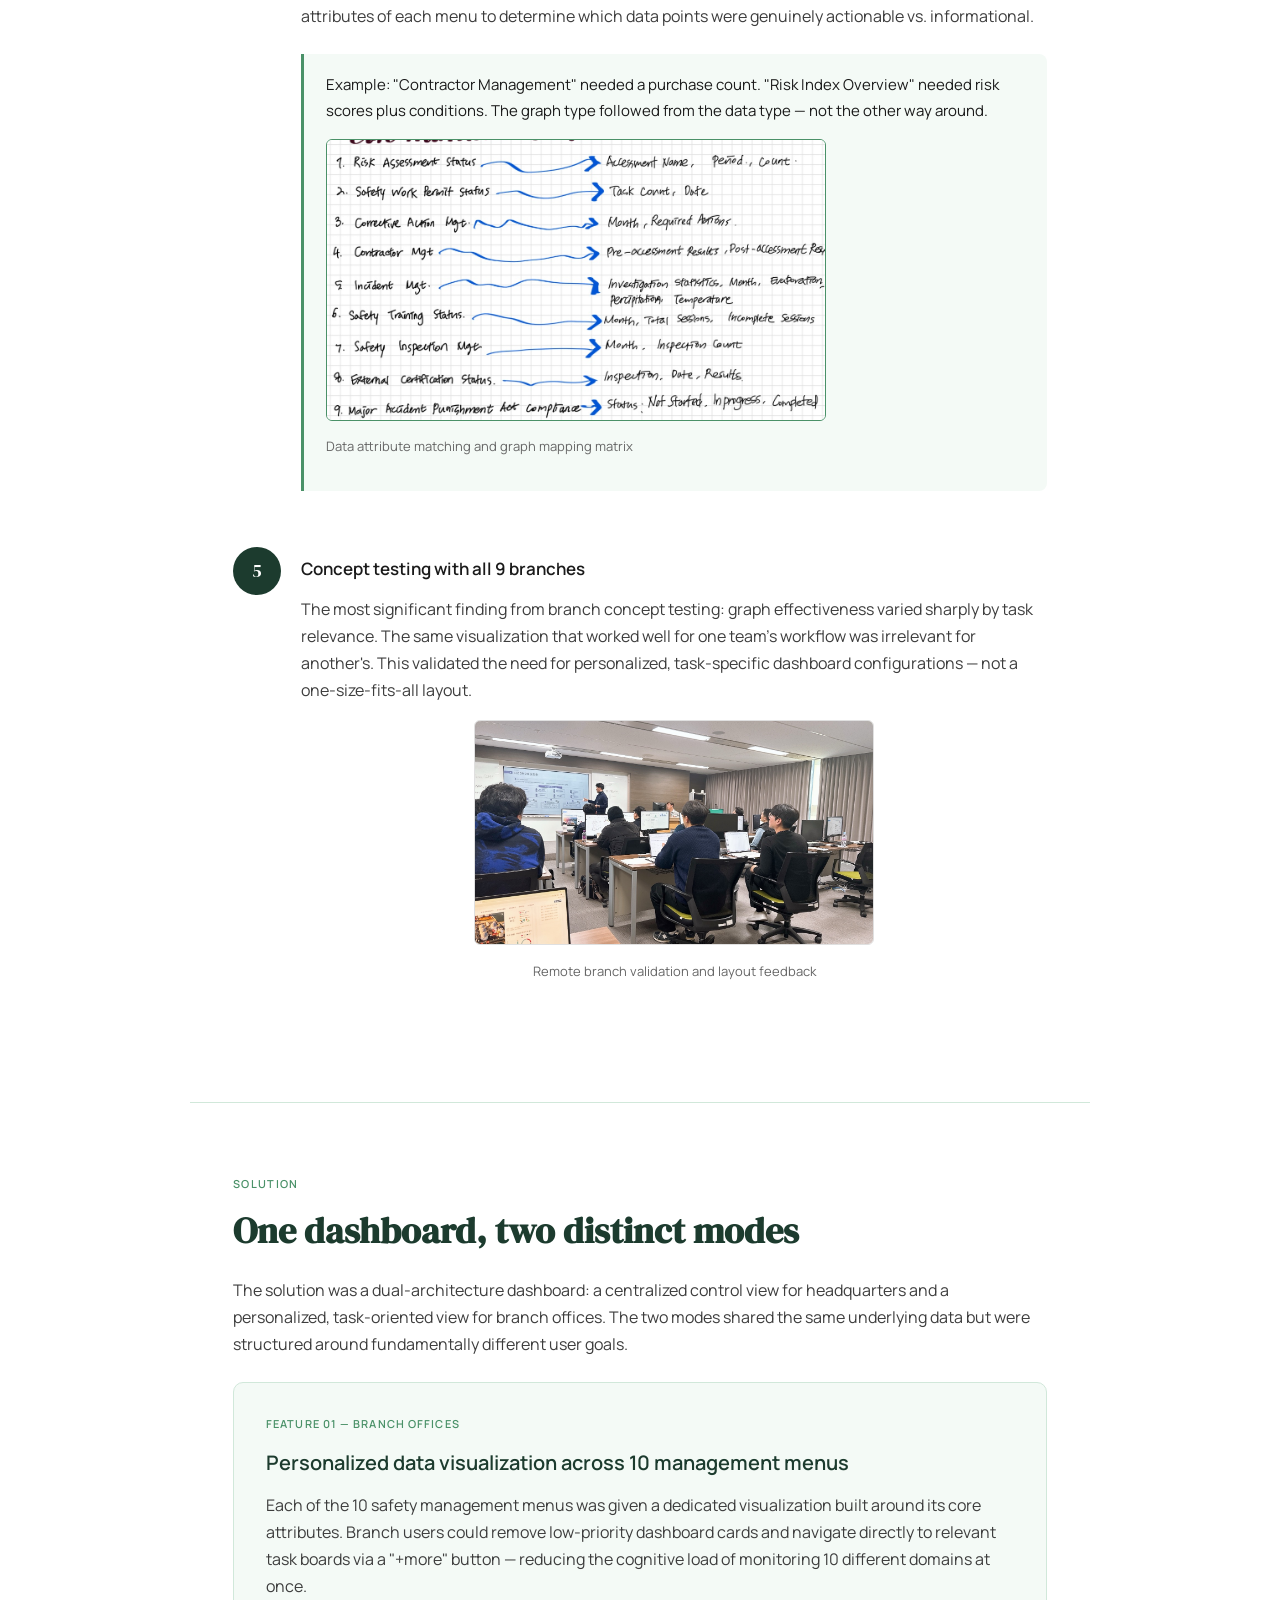
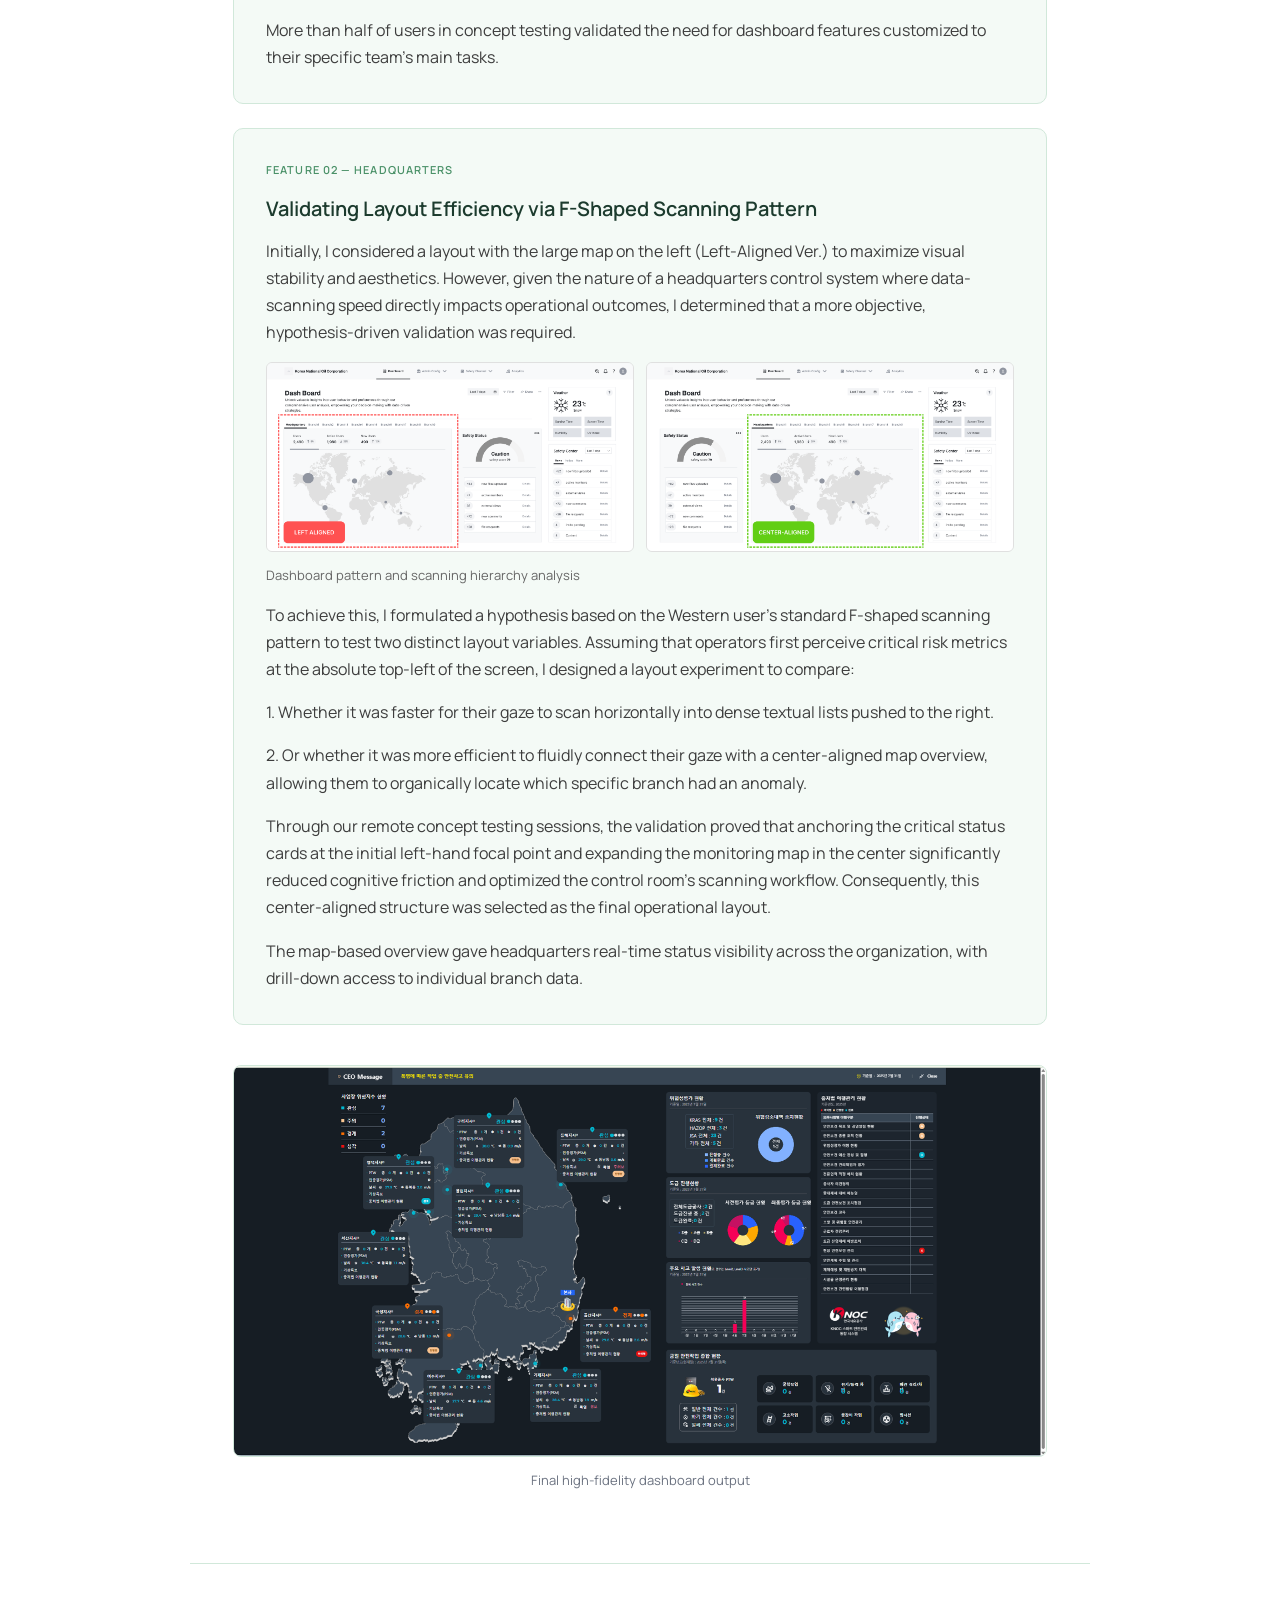
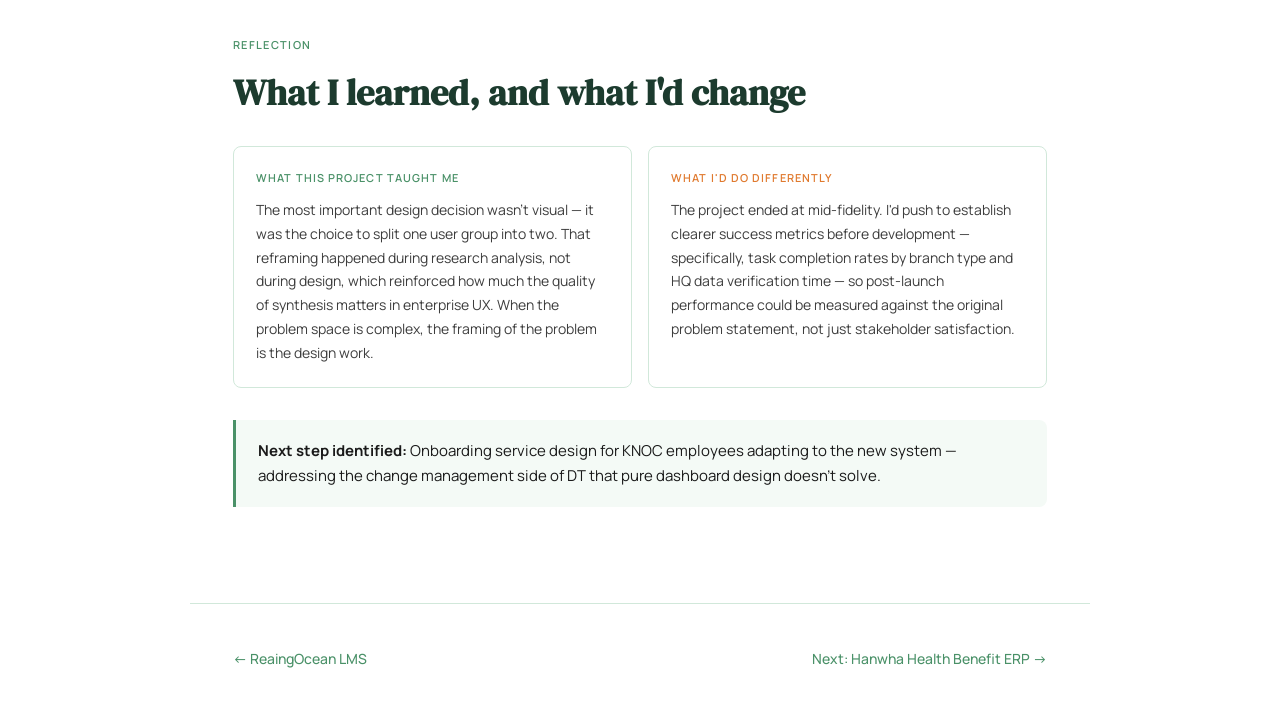
<file: knoc-dashboard-v2.html>
<!DOCTYPE html>
<html lang="en">
<head>
  <meta charset="UTF-8" />
  <meta name="viewport" content="width=device-width, initial-scale=1.0" />
  <title>KNOC: Digital Transformation Dashboard — Seojin Jang</title>
  <link rel="preconnect" href="https://fonts.googleapis.com" />
  <link href="https://fonts.googleapis.com/css2?family=Manrope:wght@300;400;500;600;700&family=Bricolage+Grotesque:opsz,wght@12..96,400..700&family=DM+Serif+Display:ital@0;1&display=swap" rel="stylesheet" />
  <style>
    *, *::before, *::after { box-sizing: border-box; margin: 0; padding: 0; }

    :root {
      --green-deep:  #1C3B2E;
      --green-mid:   #2D5F47;
      --green-accent:#4A9168;
      --green-light: #E8F3ED;
      --green-pale:  #F4FAF6;
      --ink:         #1A1A1A;
      --ink-soft:    #3D3D3D;
      --ink-muted:   #6B7280;
      --rule:        #D1E8DA;
      --white:       #FFFFFF;
    }

    html { scroll-behavior: smooth; }

    body {
      font-family: 'Manrope', sans-serif;
      font-size: 16px;
      line-height: 1.7;
      color: var(--ink);
      background: var(--white);
    }

    /* ── NAV ── */
    nav {
      position: fixed;
      top: 0; left: 0; right: 0;
      z-index: 100;
      display: flex;
      justify-content: space-between;
      align-items: center;
      padding: 16px 43px;
      background: rgba(255,255,255,0.92);
      backdrop-filter: blur(8px);
      border-bottom: 1px solid var(--rule);
    }
    .nav-logo {
      font-family: 'DM Serif Display', serif;
      font-size: 18px;
      color: var(--green-deep);
      text-decoration: none;
    }
    .nav-back {
      font-size: 13px;
      color: var(--ink-muted);
      text-decoration: none;
      letter-spacing: 0.04em;
      transition: color 0.2s;
    }
    .nav-back:hover { color: var(--green-accent); }

    /* ── HERO ── */
    .hero {
      padding: 126px 43px 72px;
      max-width: 900px;
      margin: 0 auto;
    }
    .hero-tag {
      display: inline-block;
      font-size: 11px;
      font-weight: 600;
      letter-spacing: 0.12em;
      text-transform: uppercase;
      color: var(--green-accent);
      margin-bottom: 24px;
      padding: 6px 14px;
      border: 1px solid var(--rule);
      border-radius: 6px;
    }
    .hero h1 {
      font-family: 'Bricolage Grotesque', sans-serif;
      font-size: clamp(36px, 5vw, 58px);
      line-height: 1.15;
      color: var(--green-deep);
      margin-bottom: 24px;
    }
    .hero-sub {
      font-size: 18px;
      color: var(--ink-soft);
      max-width: 640px;
      margin-bottom: 48px;
      line-height: 1.6;
    }
    .meta-grid {
      display: grid;
      grid-template-columns: repeat(auto-fit, minmax(140px, 1fr));
      gap: 0;
      border: 1px solid var(--rule);
      border-radius: 8px;
      overflow: hidden;
    }
    .meta-item {
      padding: 18px 22px;
      border-right: 1px solid var(--rule);
    }
    .meta-item:last-child { border-right: none; }
    .meta-label {
      font-size: 10px;
      font-weight: 600;
      letter-spacing: 0.1em;
      text-transform: uppercase;
      color: var(--green-accent);
      margin-bottom: 6px;
    }
    .meta-value {
      font-size: 14px;
      font-weight: 500;
      color: var(--ink);
    }

    /* ── HERO IMAGE ── */
    .hero-image {
      background: var(--green-light);
      padding: 54px 30px;
      display: flex;
      justify-content: center;
    }
    .hero-image img {
      max-width: 720px;
      width: 100%;
      border-radius: 8px;
      box-shadow: 0 20px 60px rgba(28,59,46,0.12);
    }

    /* ── SECTIONS ── */
    section {
      max-width: 900px;
      margin: 0 auto;
      padding: 72px 43px;
    }
    section + section {
      border-top: 1px solid var(--rule);
    }

    .section-eyebrow {
      font-size: 11px;
      font-weight: 600;
      letter-spacing: 0.12em;
      text-transform: uppercase;
      color: var(--green-accent);
      margin-bottom: 16px;
    }
    h2 {
      font-family: 'DM Serif Display', serif;
      font-size: clamp(26px, 3.5vw, 36px);
      color: var(--green-deep);
      margin-bottom: 24px;
      line-height: 1.2;
    }
    h3 {
      font-size: 17px;
      font-weight: 600;
      color: var(--ink);
      margin-bottom: 12px;
      margin-top: 36px;
    }
    h3:first-of-type { margin-top: 0; }
    p {
      color: var(--ink-soft);
      margin-bottom: 16px;
    }
    p:last-child { margin-bottom: 0; }

    /* ── IMPACT ── */
    .impact-grid {
      display: grid;
      grid-template-columns: repeat(3, 1fr);
      gap: 2px;
      background: var(--rule);
      border-radius: 10px;
      overflow: hidden;
      margin-top: 32px;
    }
    .impact-card {
      background: var(--white);
      padding: 32px 25px;
      text-align: center;
    }
    .impact-num {
      font-family: 'DM Serif Display', serif;
      font-size: 48px;
      color: var(--green-deep);
      line-height: 1;
      margin-bottom: 8px;
    }
    .impact-label {
      font-size: 13px;
      color: var(--ink-muted);
      line-height: 1.4;
    }

    /* ── TWO-COL ── */
    .two-col {
      display: grid;
      grid-template-columns: 1fr 1fr;
      gap: 32px;
      margin-top: 32px;
    }
    .col-block {
      background: var(--green-pale);
      border: 1px solid var(--rule);
      border-radius: 8px;
      padding: 25px;
    }
    .col-block h4 {
      font-size: 13px;
      font-weight: 600;
      color: var(--green-accent);
      letter-spacing: 0.04em;
      margin-bottom: 16px;
      text-transform: uppercase;
    }
    .col-block ul {
      list-style: none;
      padding: 0;
    }
    .col-block ul li {
      font-size: 14px;
      color: var(--ink-soft);
      padding: 6px 0;
      border-bottom: 1px solid var(--rule);
      line-height: 1.5;
    }
    .col-block ul li:last-child { border-bottom: none; }

    /* ── INSIGHT BLOCK ── */
    .insight-block {
      border-left: 3px solid var(--green-accent);
      padding: 18px 22px;
      background: var(--green-pale);
      border-radius: 0 8px 8px 0;
      margin: 24px 0;
    }
    .insight-block p {
      font-size: 15px;
      color: var(--ink);
      margin: 0;
    }

    /* ── DECISION CARD ── */
    .decision-row {
      display: grid;
      grid-template-columns: 1fr 40px 1fr;
      align-items: center;
      gap: 16px;
      margin: 24px 0;
    }
    .decision-box {
      background: var(--green-pale);
      border: 1px solid var(--rule);
      border-radius: 8px;
      padding: 18px;
      font-size: 14px;
      color: var(--ink-soft);
    }
    .decision-box strong {
      display: block;
      font-size: 12px;
      font-weight: 600;
      letter-spacing: 0.08em;
      text-transform: uppercase;
      color: var(--green-accent);
      margin-bottom: 8px;
    }
    .decision-arrow {
      text-align: center;
      font-size: 20px;
      color: var(--green-accent);
    }

    /* ── PROCESS STEP ── */
    .process-steps {
      margin-top: 32px;
    }
    .step {
      display: grid;
      grid-template-columns: 48px 1fr;
      gap: 20px;
      margin-bottom: 32px;
    }
    .step-num {
      width: 48px;
      height: 48px;
      background: var(--green-deep);
      color: var(--white);
      border-radius: 50%;
      display: flex;
      align-items: center;
      justify-content: center;
      font-family: 'DM Serif Display', serif;
      font-size: 18px;
      flex-shrink: 0;
    }
    .step-content h3 {
      margin-top: 8px;
    }

    /* ── IMAGE BLOCK ── */
    .img-block {
      margin: 32px 0;
      border-radius: 8px;
      overflow: hidden;
      border: 1px solid var(--rule);
    }
    .img-block img {
      width: 100%;
      display: block;
    }
    .img-caption {
      font-size: 12px;
      color: var(--ink-muted);
      padding: 11px 14px;
      background: var(--green-pale);
      text-align: center;
    }

    /* ── SOLUTION FEATURE ── */
    .feature-block {
      background: var(--green-pale);
      border: 1px solid var(--rule);
      border-radius: 10px;
      padding: 32px;
      margin: 24px 0;
    }
    .feature-tag {
      font-size: 11px;
      font-weight: 600;
      letter-spacing: 0.1em;
      text-transform: uppercase;
      color: var(--green-accent);
      margin-bottom: 12px;
    }
    .feature-block h3 {
      font-size: 20px;
      font-weight: 600;
      color: var(--green-deep);
      margin-bottom: 12px;
      margin-top: 0;
    }

    /* ── REFLECTION ── */
    .reflection-grid {
      display: grid;
      grid-template-columns: 1fr 1fr;
      gap: 16px;
      margin-top: 32px;
    }
    .reflection-card {
      border: 1px solid var(--rule);
      border-radius: 8px;
      padding: 22px;
    }
    .reflection-card .r-label {
      font-size: 11px;
      font-weight: 600;
      letter-spacing: 0.1em;
      text-transform: uppercase;
      margin-bottom: 10px;
    }
    .reflection-card.learned .r-label { color: var(--green-accent); }
    .reflection-card.different .r-label { color: #E07A2F; }
    .reflection-card p { font-size: 14px; }

    /* ── FOOTER NAV ── */
    .case-footer {
      border-top: 1px solid var(--rule);
      padding: 43px;
      display: flex;
      justify-content: space-between;
      align-items: center;
      max-width: 900px;
      margin: 0 auto;
    }
    .case-footer a {
      font-size: 14px;
      color: var(--green-accent);
      text-decoration: none;
      font-weight: 500;
    }
    .case-footer a:hover { text-decoration: underline; }

    @media (max-width: 768px) {
      nav { padding: 14px 22px; }
      .hero { padding: 90px 22px 54px; }
      section { padding: 54px 22px; }
      .hero-image { padding: 36px 15px; }
      .impact-grid { grid-template-columns: 1fr; }
      .two-col { grid-template-columns: 1fr; }
      .decision-row { grid-template-columns: 1fr; }
      .decision-arrow { display: none; }
      .reflection-grid { grid-template-columns: 1fr; }
      .meta-grid { grid-template-columns: 1fr; }
      .meta-item { border-right: none; }
      .meta-item { border-bottom: 1px solid var(--rule); }
      .case-footer { flex-direction: column; gap: 16px; padding: 29px 22px; }
      .research-grid { grid-template-columns: 1fr; }
    }
  </style>
</head>
<body style="padding: 0 9% !important; box-sizing: border-box;">

<!-- NAV -->
<nav>
  <a class="nav-logo" href="index.html">S.</a>
  <a class="nav-back" href="index.html#projects">← Back to Work</a>
</nav>

<!-- HERO -->
<div class="hero">
  <span class="hero-tag">Public Sector · Digital Transformation · Dashboard</span>
  <h1>Modernizing Public Sector Enterprise UX: A Dual-Architecture Dashboard for KNOC</h1>
  <p class="hero-sub">Bridging the operational data gap between headquarters and 9 fragmented field offices into a unified control system.</p>
  <div class="meta-grid">
    <div class="meta-item">
      <div class="meta-label">Role</div>
      <div class="meta-value">UX Research · IA · System Design · Prototyping</div>
    </div>
    <div class="meta-item">
      <div class="meta-label">Team</div>
      <div class="meta-value">1 PM · 2 Consultants · 1 PL · 2 UX Designers · 4 Developers</div>
    </div>
    <div class="meta-item">
      <div class="meta-label">Timeline</div>
      <div class="meta-value">3 months · Oct 2024</div>
    </div>
    <div class="meta-item">
      <div class="meta-label">Domain</div>
      <div class="meta-value">Energy · Public Sector</div>
    </div>
  </div>
</div>

<!-- HERO IMAGE -->
<div class="hero-image">
  <img src="images/knoc-dashboard (2).png" alt="KNOC Digital Transformation Dashboard — three-screen view showing HQ and branch dashboards" />
</div>

<!-- IMPACT -->
<section>
  <div class="section-eyebrow">Impact</div>
  <h2>What this project delivered</h2>
  <p>
Due to organizational UX maturity and the mid-fidelity handoff structure, post-launch analytics were not actively tracked. Instead, the project success was measured by the scale of architectural standardization and the creation of a future-proof framework for organizational efficiency.</p>
  <div class="impact-grid">
    <div class="impact-card">
      <div class="impact-num">9+1</div>
      <div class="impact-label">Unified 9 fragmented branch workflows and HQ control requirements into one cohesive ecosystem through deep qualitative research with 25 key stakeholders over 4 weeks.</div>
    </div>
    <div class="impact-card">
      <div class="impact-num">100%</div>
      <div class="impact-label">Standardized the information architecture and data attributes across all 10 core safety domains, replacing manual ad-hoc reporting with role-specific, automated visualizations.</div>
    </div>
    <div class="impact-card">
      <div class="impact-num">50%+</div>
      <div class="impact-label">Of branch users validated the personalized dashboard feature designed in response to concept testing findings</div>
    </div>
  </div>
</section>

<!-- PROBLEM -->
<section>
  <div class="section-eyebrow">The Problem</div>
  <h2>Same data. Two completely different realities.</h2>
  <p>KNOC's legacy ESH (Environment, Safety & Health) system was being replaced as part of a Digital Transformation initiative. On paper, the problem was clear: the old system was inefficient. In practice, the problem turned out to be more specific.</p>

  <div class="two-col">
    <div class="col-block">
      <h4>Headquarters</h4>
      <ul>
        <li>Couldn't verify data accuracy from branches</li>
        <li>No standardized input formats meant data was unreliable</li>
        <li>Unable to detect process errors in real time</li>
        <li>Data entry and extraction felt wasteful</li>
      </ul>
    </div>
    <div class="col-block">
      <h4>9 Branch Offices</h4>
      <ul>
        <li>Worked directly with raw, unprocessed data</li>
        <li>No clear data entry standards — reports were subjective</li>
        <li>Repeatedly rebuilding the same field reports manually</li>
        <li>Reports from different authors created communication gaps</li>
      </ul>
    </div>
  </div>

  <div class="insight-block" style="margin-top: 32px;">
    <p><strong>The insight that changed the brief:</strong> Initial interviews surfaced generic DT complaints. But through Affinity Diagram analysis, a structural pattern emerged — HQ and branches weren't just using the same system differently. They needed fundamentally different things from it. That reframe drove every design decision after.</p>
  </div>
</section>

<!-- HOW I DECIDED -->
<section>
  <div class="section-eyebrow">Research & Key Decisions</div>
  <h2>How I decided what to build</h2>

 <div class="process-steps">
    
    <div class="step">
      <div class="step-num">1</div>
      <div class="step-content">
        <h3>4 weeks of targeted interviews — not generic discovery</h3>
        <p>Weekly Zoom sessions with 25 participants: 20 users from 9 branch offices, 5 from headquarters. Sessions were structured to surface real workflow friction, not wish lists. Photos from on-site sessions at branch offices provided context that remote interviews couldn't.</p>
        <p>The initial findings were common DT complaints — not particularly useful on their own.</p>
        
        <div class="research-grid" style="display: grid; grid-template-columns: repeat(2, 1fr); gap: 12px; margin: 16px 0; width: 100%; box-sizing: border-box;">
          <div style="width: 100%;">
            <img src="images/week1.png" alt="Week 1 Research" style="display: block; width: 100%; height: auto; aspect-ratio: 16 / 9; object-fit: cover; border-radius: 6px; border: 1px solid #e0e0e0;">
          </div>
          <div style="width: 100%;">
            <img src="images/week2.png" alt="Week 2 Research" style="display: block; width: 100%; height: auto; aspect-ratio: 16 / 9; object-fit: cover; border-radius: 6px; border: 1px solid #e0e0e0;">
          </div>
          <div style="width: 100%;">
            <img src="images/week3.png" alt="Week 3 Research" style="display: block; width: 100%; height: auto; aspect-ratio: 16 / 9; object-fit: cover; border-radius: 6px; border: 1px solid #e0e0e0;">
          </div>
          <div style="width: 100%;">
            <img src="images/week4.png" alt="Week 4 Research" style="display: block; width: 100%; height: auto; aspect-ratio: 16 / 9; object-fit: cover; border-radius: 6px; border: 1px solid #e0e0e0;">
          </div>
        </div>
        <p style="font-size: 13px; color: #666; margin-top: -4px; text-align: left;">4 weeks of targeted user interview sessions</p>
      </div>
    </div>

    <div class="step">
      <div class="step-num">2</div>
      <div class="step-content">
        <h3>Affinity Diagram: redefining who the users actually were</h3>
        <p>Running an Affinity Diagram on the raw interview data produced an unexpected result. When treated as one user group, the data was noisy. When separated into HQ and branch perspectives, two distinct problem spaces emerged with different root causes and different success criteria.</p>
        <p>This led to a deliberate decision: build one product with two modes, not one product trying to serve everyone the same way.</p>
        
        <div style="margin: 16px auto; text-align: center; width: 80%;">
          <img src="images/affinity-diagram.png" alt="Affinity Diagram Analysis" style="width: 100%; height: auto; border-radius: 6px;">
          <p style="font-size: 13px; color: #666; margin-top: 6px; text-align: center;">Affinity diagram user group synthesis</p>
        </div>
      </div>
    </div>

    <div class="step">
      <div class="step-num">3</div>
      <div class="step-content">
        <h3>Competitive audit before wireframing</h3>
        <p>Before designing anything, I audited dashboard patterns from competitors in centralized control systems. The goal was to understand what made enterprise dashboards scannable under real work conditions — not just aesthetically clean.</p>
        <p>Key finding: information hierarchy mattered more than information density. Users found it easier to process data when the most critical indicator was centered, not buried.</p>
        
        <div style="display: grid; grid-template-columns: 1fr 1fr; gap: 12px; margin: 16px 0; width: 100%;">
          <img src="images/concept-testing-a.png" alt="Competitive Audit A" style="width: 100%; aspect-ratio: 16 / 9; object-fit: cover; border-radius: 6px; border: 1px solid #e0e0e0;">
          <img src="images/concept-testing-b.png" alt="Competitive Audit B" style="width: 100%; aspect-ratio: 16 / 9; object-fit: cover; border-radius: 6px; border: 1px solid #e0e0e0;">
        </div>
        <p style="font-size: 13px; color: #666; margin-top: -4px; text-align: left;">Dashboard pattern and scanning hierarchy analysis</p>
      </div>
    </div>

    <div class="step">
      <div class="step-num">4</div>
      <div class="step-content">
        <h3>Defining the right data attributes for 10 menus</h3>
        <p>For the branch dashboard, the challenge wasn't visualization style — it was deciding what to visualize. Each of the 10 safety management menus had different operational logic. I analyzed the core attributes of each menu to determine which data points were genuinely actionable vs. informational.</p>
        <div class="insight-block">
          <p>Example: "Contractor Management" needed a purchase count. "Risk Index Overview" needed risk scores plus conditions. The graph type followed from the data type — not the other way around.</p>
          
          <div style="margin: 16px 0; text-align: left;">
            <img src="images/graph-data-metrics.jpg" alt="Graph Data Metrics Analysis" style="width: 100%; max-width: 500px; aspect-ratio: 16 / 9; object-fit: cover; border-radius: 6px; border: 1.5px solid var(--green-accent);">
            <p style="font-size: 13px; color: #666; margin-top: 6px; text-align: left;">Data attribute matching and graph mapping matrix</p>
          </div>
        </div>
      </div>
    </div>

    <div class="step">
      <div class="step-num">5</div>
      <div class="step-content">
        <h3>Concept testing with all 9 branches</h3>
        <p>The most significant finding from branch concept testing: graph effectiveness varied sharply by task relevance. The same visualization that worked well for one team's workflow was irrelevant for another's. This validated the need for personalized, task-specific dashboard configurations — not a one-size-fits-all layout.</p>
        
        <div style="margin: 16px auto; text-align: center; max-width: 400px;">
          <img src="images/concept-testing.jpg" alt="Concept Testing" style="width: 100%; max-width: 400px; aspect-ratio: 16 / 9; object-fit: cover; border-radius: 6px; border: 1px solid #e0e0e0;">
          <p style="font-size: 13px; color: #666; margin-top: 6px; text-align: center;">Remote branch validation and layout feedback</p>
        </div>
      </div>
    </div>

  </div>
</section>

<!-- SOLUTION -->
<section>
  <div class="section-eyebrow">Solution</div>
  <h2>One dashboard, two distinct modes</h2>
  <p>The solution was a dual-architecture dashboard: a centralized control view for headquarters and a personalized, task-oriented view for branch offices. The two modes shared the same underlying data but were structured around fundamentally different user goals.</p>

  <div class="feature-block">
    <div class="feature-tag">Feature 01 — Branch Offices</div>
    <h3>Personalized data visualization across 10 management menus</h3>
    <p>Each of the 10 safety management menus was given a dedicated visualization built around its core attributes. Branch users could remove low-priority dashboard cards and navigate directly to relevant task boards via a "+more" button — reducing the cognitive load of monitoring 10 different domains at once.</p>
    <p>More than half of users in concept testing validated the need for dashboard features customized to their specific team's main tasks.</p>
  </div>

  <div class="feature-block">
    <div class="feature-tag">Feature 02 — Headquarters</div>
    <h3>Validating Layout Efficiency via F-Shaped Scanning Pattern</h3>
    <p>Initially, I considered a layout with the large map on the left (Left-Aligned Ver.) to maximize visual stability and aesthetics. However, given the nature of a headquarters control system where data-scanning speed directly impacts operational outcomes, I determined that a more objective, hypothesis-driven validation was required.</P>
        <div style="display: grid; grid-template-columns: 1fr 1fr; gap: 12px; margin: 16px 0; width: 100%; box-sizing: border-box;">
          <img src="images/concept-testing-a.png" alt="Competitive Audit A" style="width: 100%; height: auto; border-radius: 6px; border: 1px solid #e0e0e0;">
          <img src="images/concept-testing-b.png" alt="Competitive Audit B" style="width: 100%; height: auto; border-radius: 6px; border: 1px solid #e0e0e0;">
        </div>
        <p style="font-size: 13px; color: #666; margin-top: -4px; text-align: left;">Dashboard pattern and scanning hierarchy analysis</p>

    <P>To achieve this, I formulated a hypothesis based on the Western user’s standard F-shaped scanning pattern to test two distinct layout variables. Assuming that operators first perceive critical risk metrics at the absolute top-left of the screen, I designed a layout experiment to compare:</P>
  <p>1. Whether it was faster for their gaze to scan horizontally into dense textual lists pushed to the right.</p>  
  <p>2. Or whether it was more efficient to fluidly connect their gaze with a center-aligned map overview, allowing them to organically locate which specific branch had an anomaly.</P>

  <p>Through our remote concept testing sessions, the validation proved that anchoring the critical status cards at the initial left-hand focal point and expanding the monitoring map in the center significantly reduced cognitive friction and optimized the control room's scanning workflow. Consequently, this center-aligned structure was selected as the final operational layout.</P>
  <p>The map-based overview gave headquarters real-time status visibility across the organization, with drill-down access to individual branch data.</p>
  </div>

  <div style="margin: 40px auto 0; text-align: center; width: 100%; max-width: 900px;">
    <img src="images/dashboard-high-fi-dark.png" alt="dual-dashboard-high-fi" style="width: 100%; display: block; border-radius: 8px; border: 1px solid var(--rule); margin: 0 auto;">
    <p style="font-size: 13px; color: var(--ink-muted); margin-top: 12px; text-align: center;">Final high-fidelity dashboard output</p>
  </div>

</section>
  

<!-- REFLECTION -->
<section>
  <div class="section-eyebrow">Reflection</div>
  <h2>What I learned, and what I'd change</h2>

  <div class="reflection-grid">
    <div class="reflection-card learned">
      <div class="r-label">What this project taught me</div>
      <p>The most important design decision wasn't visual — it was the choice to split one user group into two. That reframing happened during research analysis, not during design, which reinforced how much the quality of synthesis matters in enterprise UX. When the problem space is complex, the framing of the problem is the design work.</p>
    </div>
    <div class="reflection-card different">
      <div class="r-label">What I'd do differently</div>
      <p>The project ended at mid-fidelity. I'd push to establish clearer success metrics before development — specifically, task completion rates by branch type and HQ data verification time — so post-launch performance could be measured against the original problem statement, not just stakeholder satisfaction.</p>
    </div>
  </div>

  <div class="insight-block" style="margin-top: 32px;">
    <p><strong>Next step identified:</strong> Onboarding service design for KNOC employees adapting to the new system — addressing the change management side of DT that pure dashboard design doesn't solve.</p>
  </div>
</section>

<!-- FOOTER NAV -->
<div class="case-footer">
  <a href="lms.html">← ReaingOcean LMS </a>
  <a href="hanwha-health.html">Next: Hanwha Health Benefit ERP →</a>
</div>

</body>
</html>
</file>
<file: css/styles.css>
/* ==========================================================================
   styles.css — Kyunga Portfolio
   Author: Kyunga (with AI assistance — see OCN for details)
   ========================================================================== */

/* --------------------------------------------------------------------------
   CSS Custom Properties (Design Tokens)
   -------------------------------------------------------------------------- */
:root {
  --navy:        #0f1f3d;
  --navy-light:  #1a2f54;
  --cream:       #f5f0e8;
  --cream-dark:  #e8e0d0;
  --gold:        #c9a84c;
  --text-dark:   #0f1f3d;
  --text-light:  #f5f0e8;
  --text-muted:  #8a9bbf;

  --font-display: 'Cormorant Garamond', Georgia, serif;
  --font-body:    'DM Sans', Helvetica, sans-serif;

  --transition-fast:   0.25s ease;
  --transition-medium: 0.5s cubic-bezier(0.4, 0, 0.2, 1);

  --spacing-xs:  0.5rem;
  --spacing-sm:  1rem;
  --spacing-md:  2rem;
  --spacing-lg:  4rem;
  --spacing-xl:  8rem;

  --max-width: 1200px;
}

/* --------------------------------------------------------------------------
   Base Styles
   -------------------------------------------------------------------------- */
*, *::before, *::after {
  box-sizing: border-box;
}

html {
  scroll-behavior: smooth;
}

body {
  font-family: var(--font-body);
  background-color: var(--cream);
  color: var(--text-dark);
  font-size: 1rem;
  line-height: 1.7;
  overflow-x: hidden;
}

img {
  /* All images are responsive */
  max-width: 100%;
  height: auto;
  display: block;
}

a {
  color: inherit;
  text-decoration: none;
}

ul {
  list-style: none;
  margin: 0;
  padding: 0;
}

/* --------------------------------------------------------------------------
   Typography
   -------------------------------------------------------------------------- */
h1, h2, h3 {
  font-family: var(--font-display);
  font-weight: 300;
  line-height: 1.1;
  margin: 0;
}

h1 { font-size: clamp(3.5rem, 10vw, 8rem); }
h2 { font-size: clamp(2rem, 5vw, 3.5rem); }
h3 { font-size: 1.4rem; }

p {
  margin: 0 0 var(--spacing-sm);
}

/* --------------------------------------------------------------------------
   Layout Utilities
   -------------------------------------------------------------------------- */
.container {
  max-width: var(--max-width);
  margin: 0 auto;
  padding: 0 var(--spacing-md);
}

/* --------------------------------------------------------------------------
   Navigation
   -------------------------------------------------------------------------- */
.nav {
  position: fixed;
  top: 0;
  left: 0;
  right: 0;
  z-index: 100;
  padding: var(--spacing-sm) var(--spacing-md);
  display: flex;
  justify-content: space-between;
  align-items: center;
  mix-blend-mode: difference;
}

.nav__logo {
  font-family: var(--font-display);
  font-size: 1.4rem;
  color: var(--cream);
  letter-spacing: 0.15em;
  font-weight: 300;
}

.nav__links {
  display: flex;
  gap: var(--spacing-md);
}

.nav__links a {
  font-size: 0.8rem;
  letter-spacing: 0.2em;
  text-transform: uppercase;
  color: var(--cream);

  /* --- TRANSITION 1: nav link underline --- */
  position: relative;
  padding-bottom: 2px;
  transition: opacity var(--transition-fast);
}

.nav__links a::after {
  content: '';
  position: absolute;
  bottom: 0;
  left: 0;
  width: 0%;
  height: 1px;
  background: var(--cream);
  /* --- TRANSITION 1 continued: width expands on hover --- */
  transition: width var(--transition-medium);
}

.nav__links a:hover::after {
  width: 100%;
}

/* --------------------------------------------------------------------------
   SECTION 1 — Hero
   -------------------------------------------------------------------------- */
.hero {
  min-height: 100vh;
  background-color: var(--navy);
  display: flex;
  flex-direction: column;
  justify-content: flex-end;
  padding: var(--spacing-xl) var(--spacing-md) var(--spacing-lg);
  position: relative;
  overflow: hidden;
}

/* Decorative geometric background shapes */
.hero__bg {
  position: absolute;
  inset: 0;
  pointer-events: none;
}

.hero__circle {
  position: absolute;
  border-radius: 50%;
  border: 1px solid rgba(201, 168, 76, 0.15);
}

.hero__circle--1 {
  width: 600px;
  height: 600px;
  top: -200px;
  right: -100px;
  /* --- ANIMATION 1: slow rotating ring --- */
  animation: spin-slow 30s linear infinite;
}

.hero__circle--2 {
  width: 300px;
  height: 300px;
  top: 10%;
  right: 8%;
  animation: spin-slow 20s linear infinite reverse;
}

/* --- ANIMATION 1: Keyframe definition --- */
@keyframes spin-slow {
  from { transform: rotate(0deg); }
  to   { transform: rotate(360deg); }
}

.hero__content {
  position: relative;
  z-index: 1;
}

.hero__eyebrow {
  font-family: var(--font-body);
  font-size: 0.75rem;
  letter-spacing: 0.35em;
  text-transform: uppercase;
  color: var(--gold);
  margin-bottom: var(--spacing-sm);
  /* --- ANIMATION 2: fade + slide up on load --- */
  animation: fade-up 1s cubic-bezier(0.4, 0, 0.2, 1) 0.2s both;
}

.hero__name {
  color: var(--cream);
  /* translate property: slightly offset for asymmetric feel */
  transform: translateX(-0.03em);
  /* ANIMATION 2 continued */
  animation: fade-up 1s cubic-bezier(0.4, 0, 0.2, 1) 0.4s both;
}

.hero__name span {
  display: block;
  font-style: italic;
  color: var(--gold);
}

.hero__tagline {
  margin-top: var(--spacing-md);
  font-size: 0.9rem;
  color: var(--text-muted);
  letter-spacing: 0.05em;
  max-width: 320px;
  animation: fade-up 1s cubic-bezier(0.4, 0, 0.2, 1) 0.6s both;
}

.hero__cta {
  margin-top: var(--spacing-md);
  display: inline-block;
  padding: 0.9rem 2.5rem;
  border: 1px solid var(--gold);
  color: var(--cream);
  font-size: 0.8rem;
  letter-spacing: 0.2em;
  text-transform: uppercase;
  animation: fade-up 1s cubic-bezier(0.4, 0, 0.2, 1) 0.8s both;

  /* --- TRANSITION 2: button background fill on hover --- */
  transition: background-color var(--transition-medium),
              color var(--transition-medium),
              transform var(--transition-fast);
}

.hero__cta:hover {
  background-color: var(--gold);
  color: var(--navy);
  /* translate property used: subtle lift on hover */
  transform: translateY(-3px);
}

/* --- ANIMATION 2: Keyframe definition --- */
@keyframes fade-up {
  from {
    opacity: 0;
    transform: translateY(30px);
  }
  to {
    opacity: 1;
    transform: translateY(0);
  }
}

.hero__scroll {
  position: absolute;
  bottom: var(--spacing-md);
  right: var(--spacing-md);
  writing-mode: vertical-rl;
  font-size: 0.7rem;
  letter-spacing: 0.25em;
  color: var(--text-muted);
  text-transform: uppercase;
  animation: fade-up 1s ease 1.2s both;
}

/* --------------------------------------------------------------------------
   SECTION 2 — About Me
   -------------------------------------------------------------------------- */
.about {
  padding: var(--spacing-xl) var(--spacing-md);
  display: grid;
  grid-template-columns: 1fr 1fr;
  gap: var(--spacing-xl);
  max-width: var(--max-width);
  margin: 0 auto;
  align-items: center;
}

.about__label {
  font-size: 0.75rem;
  letter-spacing: 0.3em;
  text-transform: uppercase;
  color: var(--gold);
  margin-bottom: var(--spacing-sm);
}

.about__heading {
  color: var(--navy);
  margin-bottom: var(--spacing-md);
}

.about__text {
  color: #4a5568;
  font-size: 1.05rem;
  line-height: 1.8;
}

.about__skills {
  display: flex;
  flex-wrap: wrap;
  gap: var(--spacing-xs);
  margin-top: var(--spacing-md);
}

.about__skill-tag {
  padding: 0.35rem 1rem;
  border: 1px solid var(--navy-light);
  font-size: 0.75rem;
  letter-spacing: 0.1em;
  color: var(--navy);
  /* TRANSITION 2 continued: tag background on hover */
  transition: background-color var(--transition-fast),
              color var(--transition-fast);
}

.about__skill-tag:hover {
  background-color: var(--navy);
  color: var(--cream);
}

.about__image-wrap {
  position: relative;
  aspect-ratio: 3 / 4;
  background-color: var(--navy-light);
  overflow: hidden;

  .about__image-wrap img {
    width: 100%;
    heigh: 100%;
    object-fit: cover;
    object-position: top;
  }
}

.about__image-wrap::after {
  content: '';
  position: absolute;
  inset: 0;
  border: 2px solid var(--gold);
  /* translate property: offset decorative border */
  transform: translate(12px, 12px);
  pointer-events: none;
}

.about__placeholder {
  width: 100%;
  height: 100%;
  display: flex;
  align-items: center;
  justify-content: center;
  font-family: var(--font-display);
  font-size: 5rem;
  color: rgba(201, 168, 76, 0.3);
  font-style: italic;
}

/* --------------------------------------------------------------------------
   SECTION 3 — Projects / Works
   -------------------------------------------------------------------------- */
.projects {
  background-color: var(--navy);
  padding: var(--spacing-xl) var(--spacing-md);
}

.projects .container {
  max-width: var(--max-width);
}

.projects__header {
  display: flex;
  align-items: flex-end;
  justify-content: space-between;
  margin-bottom: var(--spacing-lg);
}

.projects__label {
  font-size: 0.75rem;
  letter-spacing: 0.3em;
  text-transform: uppercase;
  color: var(--gold);
  margin-bottom: var(--spacing-xs);
}

.projects__heading {
  color: var(--cream);
}

.projects__count {
  font-family: var(--font-display);
  font-size: 5rem;
  color: rgba(245, 240, 232, 0.06);
  line-height: 1;
}

.projects__grid {
  display: grid;
  grid-template-columns: repeat(3, 1fr);
  gap: 2px;
}

.project-card {
  position: relative;
  aspect-ratio: 4 / 5;
  background-color: var(--navy-light);
  overflow: hidden;
  cursor: pointer;
}

.project-card img {
  width: 100%;
  height: 100%;
  object-fit: cover;
  object-position: center;
}

.project-card a {
  display: block;
  width: 100%;
  height: 100%;
  color: inherit;
}

.project-card__inner {
  position: absolute;
  inset: 0;
  display: flex;
  flex-direction: column;
  justify-content: flex-end;
  padding: var(--spacing-md);
  background: linear-gradient(to top, rgba(15, 31, 61, 0.95) 0%, transparent 60%);

  /* TRANSITION 1 continued: overlay slides up on hover */
  transform: translateY(60%);
  transition: transform var(--transition-medium);
}

.project-card:hover .project-card__inner {
  transform: translateY(0);
}

.project-card__num {
  font-family: var(--font-display);
  font-size: 0.75rem;
  color: var(--gold);
  letter-spacing: 0.2em;
  margin-bottom: var(--spacing-xs);
}

.project-card__title {
  font-family: var(--font-display);
  font-size: 1.5rem;
  color: var(--cream);
  font-weight: 300;
  margin-bottom: var(--spacing-xs);
}

.project-card__tag {
  font-size: 0.7rem;
  letter-spacing: 0.15em;
  text-transform: uppercase;
  color: var(--text-muted);
}

/* Colour blocks as image placeholders */
.project-card--1 { background-color: #1a2f54; }
.project-card--2 { background-color: #162744; }
.project-card--3 { background-color: #0d1b30; }

/* --------------------------------------------------------------------------
   SECTION 4 — Contact
   -------------------------------------------------------------------------- */
.contact {
  padding: var(--spacing-xl) var(--spacing-md);
  text-align: center;
  max-width: 700px;
  margin: 0 auto;
}

.contact__label {
  font-size: 0.75rem;
  letter-spacing: 0.3em;
  text-transform: uppercase;
  color: var(--gold);
  margin-bottom: var(--spacing-sm);
}

.contact__heading {
  color: var(--navy);
  margin-bottom: var(--spacing-md);
}

.contact__text {
  color: #4a5568;
  margin-bottom: var(--spacing-lg);
}

.contact__email {
  font-family: var(--font-display);
  font-size: clamp(1.5rem, 4vw, 2.5rem);
  color: var(--navy);
  display: inline-block;
  position: relative;
  padding-bottom: 4px;

  /* TRANSITION 2 continued: underline grows */
  transition: color var(--transition-fast);
}

.contact__email::after {
  content: '';
  position: absolute;
  bottom: 0;
  left: 50%;
  width: 0;
  height: 1px;
  background: var(--navy);
  transition: width var(--transition-medium), left var(--transition-medium);
}

.contact__email:hover {
  color: var(--gold);
}

.contact__email:hover::after {
  left: 0;
  width: 100%;
  background: var(--gold);
}

.contact__socials {
  display: flex;
  justify-content: center;
  gap: var(--spacing-md);
  margin-top: var(--spacing-lg);
}

.contact__social-link {
  font-size: 0.75rem;
  letter-spacing: 0.2em;
  text-transform: uppercase;
  color: var(--text-muted);
  transition: color var(--transition-fast), transform var(--transition-fast);
}

.contact__social-link:hover {
  color: var(--navy);
  /* translate property: subtle lift */
  transform: translateY(-2px);
}

/* --------------------------------------------------------------------------
   Footer
   -------------------------------------------------------------------------- */
.footer {
  background-color: var(--navy);
  color: var(--text-muted);
  text-align: center;
  padding: var(--spacing-md);
  font-size: 0.75rem;
  letter-spacing: 0.1em;
}

/* --------------------------------------------------------------------------
   Responsive — Tablet & Mobile
   -------------------------------------------------------------------------- */
@media (max-width: 900px) {
  .projects__grid {
    grid-template-columns: 1fr 1fr;
  }

  .about {
    grid-template-columns: 1fr;
    gap: var(--spacing-lg);
  }

  .about__image-wrap {
    max-width: 350px;
  }
}

@media (max-width: 600px) {
  .projects__grid {
    grid-template-columns: 1fr;
  }

  .projects__header {
    flex-direction: column;
    align-items: flex-start;
    gap: var(--spacing-sm);
  }

  .nav__links {
    display: none;
  }

  .hero {
    padding: var(--spacing-xl) var(--spacing-sm) var(--spacing-lg);
  }
}
</file>
<file: css/site.css>
/* ==========================================================================
   site.css — Framer version changes, layered over styles.css
   ========================================================================== */

/* Nav */
.nav { padding: 16px 32px; }
.nav__logo { font-size: 22.4px; }
.nav__links a { font-size: 12.8px; letter-spacing: .2em; transition: opacity .25s ease; }
.nav__links a::after { display: none; }
.nav__links a:hover { opacity: .6; }
.nav a:focus, .nav a:focus-visible { outline: none; }

/* Hero — rings stay still, bead swings on them */
.hero { padding: 128px 32px 64px; }
.hero__circle--1, .hero__circle--2 { animation: none; }
.hero__circle--2 { top: 85px; right: 95px; }
.hero__name { font-size: clamp(3.5rem, 10vw, 120px); }
.hero__tagline { font-size: 14.4px; max-width: 320px; }
.hero__cta {
  padding: 15.4px 41px;
  transition: background-color .5s ease, transform .5s ease;
}
.hero__cta:hover {
  background-color: rgba(201, 168, 76, .18);
  color: var(--cream);
  transform: translateY(-3px);
}
.hero__scroll { right: 3px; bottom: 77px; }

.orbit {
  position: absolute; inset: 0;
  will-change: transform;
}
.bead {
  position: absolute; left: 50%; top: 0;
  width: 4px; height: 4px; margin: -1.5px 0 0 -2px;
  border-radius: 50%;
  background: radial-gradient(circle at 30% 30%, #fff 0%, #fff0c8 30%, #e2be60 65%, #a07a26 100%);
  box-shadow: 0 0 2px rgba(255,255,255,.9), 0 0 8px 1px rgba(255,220,140,.75), 0 0 16px 2px rgba(201,168,76,.35);
}

/* Scroll reveal */
.reveal, .reveal-card {
  opacity: 0;
  transform: translateY(32px);
  transition: opacity 1s cubic-bezier(.22,1,.36,1), transform 1s cubic-bezier(.22,1,.36,1);
}
.reveal-card { transform: translateY(56px) scale(.98); transition-delay: .1s; }
.reveal.in, .reveal-card.in { opacity: 1; transform: none; }

/* About */
.about { max-width: 1200px; margin: 0 auto; gap: 128px; padding: 128px 32px; }
.about__label { font-size: 12px; letter-spacing: .3em; }
.about__heading { font-size: clamp(2rem, 5vw, 56px); }
.about__text { font-size: 16.8px; line-height: 1.8; }
.about__skill-tag { padding: 5.6px 16px; font-size: 12px; border: 1px solid #1a2f54; transition: background-color .25s ease; }
.about__skill-tag:hover { background-color: #e8e0d0; }
.about__image-wrap { aspect-ratio: .75; }
.about__image-wrap img { width: 100%; height: 100%; object-fit: cover; }

/* Projects */
.projects { padding: 128px 32px; }
.projects .container { max-width: 1200px; padding: 0 32px; }
.projects__header { margin-bottom: 64px; }
.projects__heading { font-size: clamp(2rem, 5vw, 56px); }
.projects__count { font-size: 80px; }
.project-card { aspect-ratio: auto; height: 471px; }
.project-card button {
  all: unset; display: block; position: relative;
  width: 100%; height: 100%; cursor: pointer;
}
.project-card button:focus-visible { outline: 2px solid var(--gold); outline-offset: -2px; }
.project-card img { position: absolute; inset: 0; width: 100%; height: 100%; object-fit: cover; }
.project-card__inner,
.project-card:hover .project-card__inner {
  transform: none;
  padding: 32px; gap: 8px;
  background: linear-gradient(0deg, rgba(15,31,61,.95) 0%, transparent 60%);
}
.project-card__num { font-family: var(--font-display); font-size: 12px; color: var(--gold); letter-spacing: .2em; }
.project-card__title { font-family: var(--font-display); font-size: 24px; font-weight: 300; color: var(--cream); }
.project-card__tag { font-family: var(--font-body); font-size: 11.2px; text-transform: uppercase; letter-spacing: .15em; color: var(--text-muted); }

/* Contact */
.contact { max-width: 700px; margin: 0 auto; padding: 128px 32px; text-align: center; display: flex; flex-direction: column; align-items: center; }
.contact__label { margin-bottom: 16px; }
.contact__heading { font-size: clamp(2rem, 5vw, 56px); margin: 0; }
.contact__heading em { font-style: normal; color: var(--gold); }

.showme {
  margin-top: 32px;
  display: inline-flex; align-items: center; gap: 10px;
  height: 44px; padding: 0 22px 0 24px; border-radius: 22px;
  background: var(--gold); color: var(--navy);
  font-family: var(--font-body); font-size: 12px; font-weight: 500;
  letter-spacing: .24em; text-transform: uppercase;
  transition: transform .45s cubic-bezier(.34, 1.9, .5, 1);
}
.showme:hover { transform: scale(1.1); }
.showme:active { transform: scale(.94); transition-duration: .12s; }

.contact .contact__text { margin: 48px 0 0; }

/* Note form */
.note { margin-top: 28px; width: 100%; max-width: 440px; text-align: left; }
.note__box {
  display: flex; align-items: center; gap: 8px;
  border: 1px solid #d8d0bf; border-radius: 16px; background: #f8f6f1;
  padding: 6px 6px 6px 18px;
}
.note__field { position: relative; flex: 1; height: 40px; overflow: hidden; }
.note__input {
  position: absolute; inset: 0; width: 100%; height: 40px;
  border: 0; outline: 0; background: transparent;
  font: 15px var(--font-body); color: var(--navy);
  transition: transform .35s cubic-bezier(.22,1,.36,1), opacity .35s ease;
}
.note__input::placeholder { color: #8a8fa0; }
.note__input.out { transform: translateY(-100%); opacity: 0; }
.note__input.pre { transform: translateY(100%); opacity: 0; transition: none; }
.note__send {
  flex: none; width: 40px; height: 40px; border: 0; border-radius: 12px;
  background: var(--navy); color: var(--cream); cursor: pointer;
  display: grid; place-items: center;
}
.note__send svg { transition: transform .7s cubic-bezier(.5,0,.75,0), opacity .7s ease; }
.note__send.fly svg { transform: translate(180px, -70px) rotate(-20deg); opacity: 0; }
.note__hint { min-height: 20px; margin: 8px 0 0 18px; font-size: 13px; color: #8a8fa0; }
.note__hint.err { color: #B42318; }
.note__hint.ok { color: var(--gold); }

.contact__links { margin-top: 20px; display: flex; gap: 36px; justify-content: center; }
.contact__link {
  position: relative; display: inline-block;
  font-family: var(--font-body); font-size: 12px; letter-spacing: .2em; text-transform: uppercase;
  color: #8a9bbf; padding-bottom: 4px;
  transition: opacity .35s ease, transform .35s ease;
}
.contact__link::after {
  content: ''; position: absolute; left: 0; bottom: 0; width: 0; height: 1px;
  background: currentColor; transition: width .35s ease;
}
.contact__link:hover { opacity: .7; transform: translateY(-2px); }
.contact__link:hover::after { width: 100%; }

/* Footer */
.footer { padding: 32px 32px 48px; font-size: 12px; }

/* Modal */
body.modal-open { overflow: hidden; }
.modal {
  position: fixed; inset: 0; z-index: 1000;
  background: rgba(15,31,61,.78);
  opacity: 0; transition: opacity .25s ease;
}
.modal.show { opacity: 1; transition-duration: .3s; }
.modal__scroller { position: absolute; inset: 0; height: 100vh; overflow: auto; overscroll-behavior: contain; }
.modal__track { padding: 40px 0 96px; min-height: 100%; box-sizing: border-box; }
.modal__sheet {
  width: 92%; max-width: 1280px; margin: 0 auto;
  border-radius: 6px; overflow: hidden;
  box-shadow: 0 30px 80px rgba(0,0,0,.35);
  transform: translateY(24px) scale(.96); opacity: 0;
  transition: transform .45s cubic-bezier(.3,1.25,.5,1), opacity .3s ease;
}
.modal.show .modal__sheet { transform: none; opacity: 1; }
.modal__foot { padding: 40px 32px 80px; display: flex; justify-content: center; }
.modal__back {
  background: transparent; border: 1px solid var(--navy); color: var(--navy);
  padding: 14px 32px; cursor: pointer;
  font: 11.9px var(--font-body); letter-spacing: .2em; text-transform: uppercase;
  transition: transform .4s ease, background-color .4s ease;
}
.modal__back:hover { transform: translateY(-3px); background: #e8e0d0; }
.modal__close {
  position: fixed; top: 24px; right: 28px; z-index: 2;
  width: 48px; height: 48px; border-radius: 50%;
  background: var(--cream); color: var(--navy); cursor: pointer;
  border: 1px solid rgba(15,31,61,.15);
  box-shadow: 0 6px 20px rgba(0,0,0,.18);
  display: grid; place-items: center;
  transition: transform .4s ease, background-color .4s ease;
}
.modal__close:hover { transform: rotate(90deg); background: #e8e0d0; }

@media (max-width: 900px) {
  .about { gap: 64px; }
  .project-card { height: 420px; }
}
@media (max-width: 600px) {
  .hero__circle--2 { right: 20px; }
  .projects .container { padding: 0; }
  .modal__sheet { width: 100%; border-radius: 0; }
  .modal__track { padding-top: 0; }
  .modal__close { top: 12px; right: 12px; }
}

@media (prefers-reduced-motion: reduce) {
  .reveal, .reveal-card { opacity: 1; transform: none; transition: none; }
}
</file>
